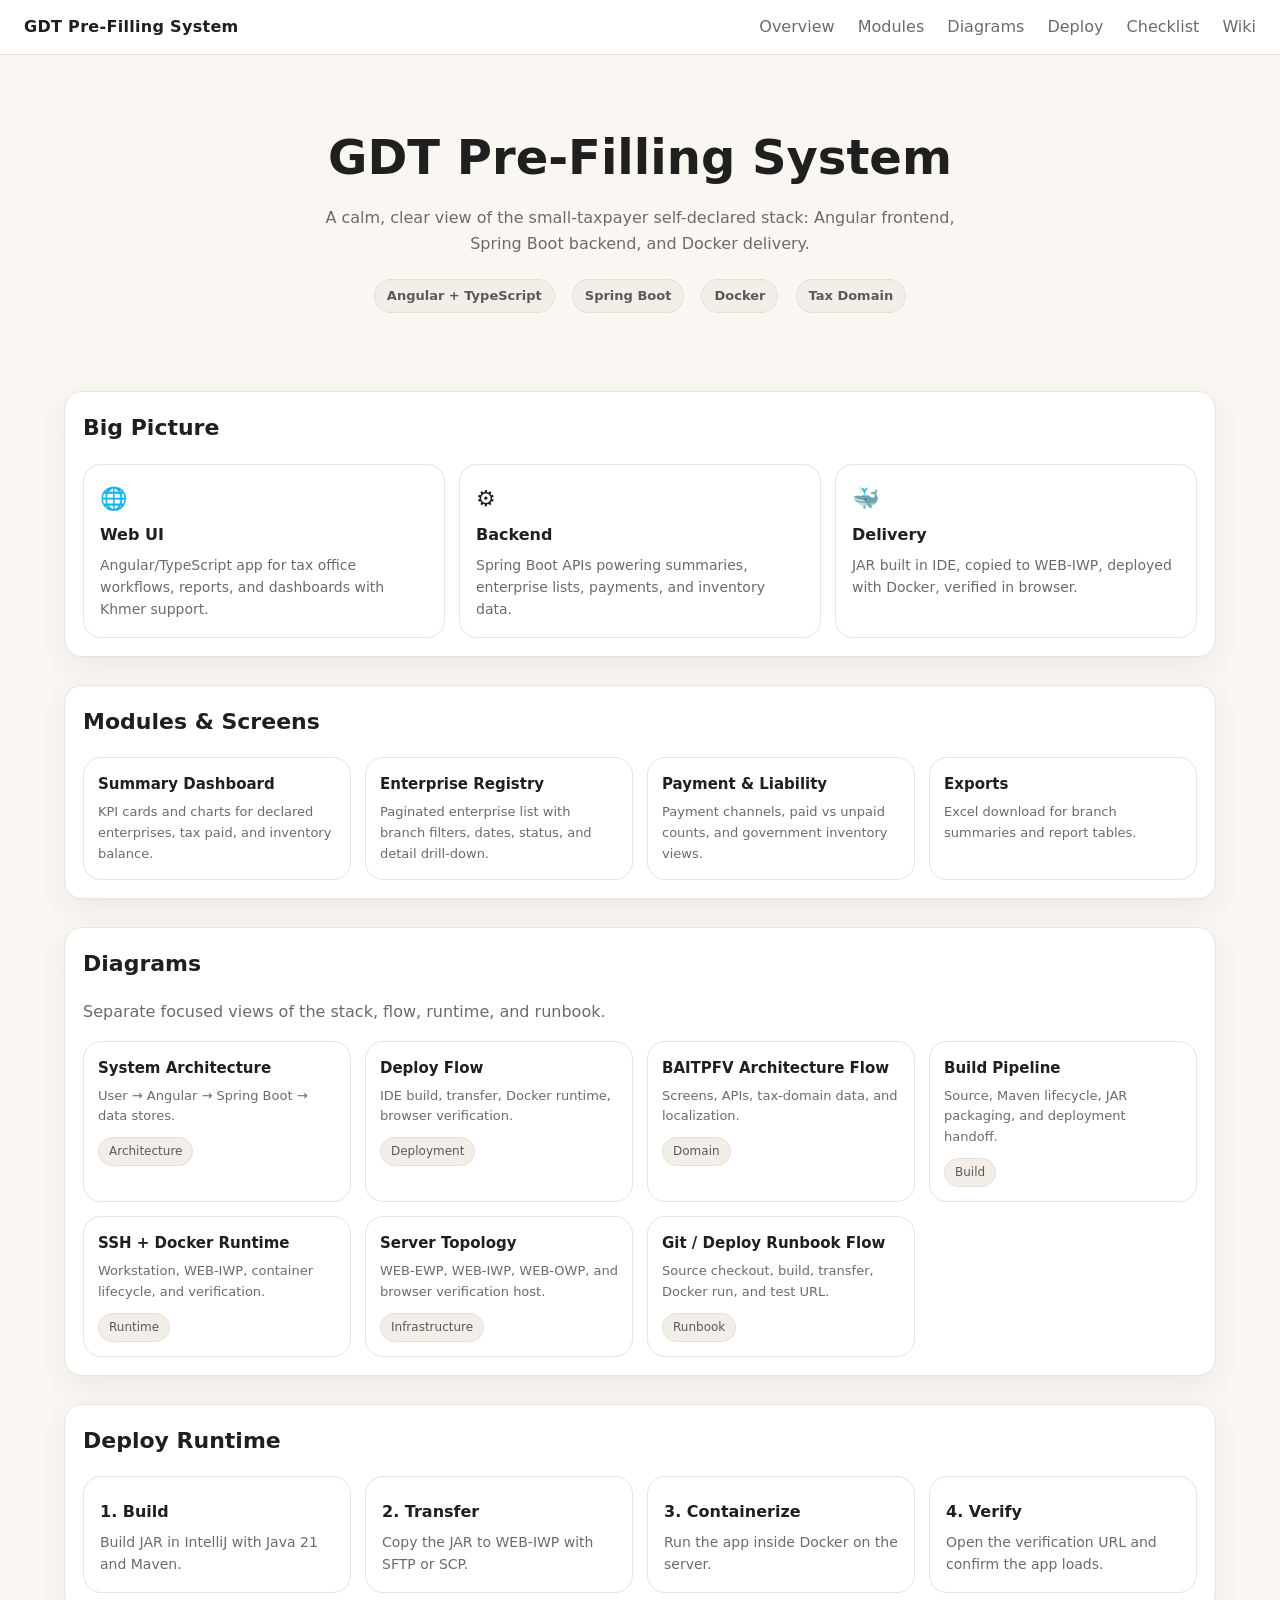
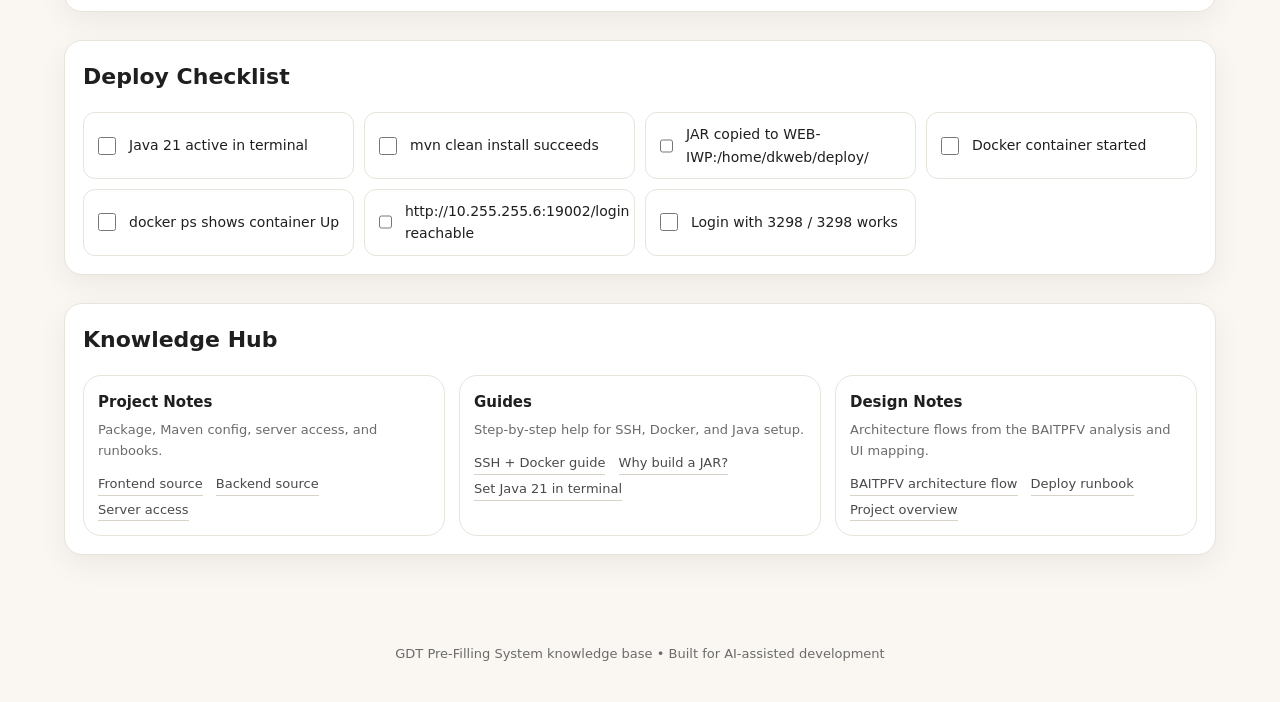
<file: index.html>
<!DOCTYPE html>
<html lang="en">
<head>
  <meta charset="UTF-8" />
  <meta name="viewport" content="width=device-width, initial-scale=1.0" />
  <title>GDT Pre-Filling System — Dashboard</title>
  <link rel="stylesheet" href="style-dashboard.css" />
</head>
<body>
  <nav class="topnav">
    <div class="brand">GDT Pre-Filling System</div>
    <div class="nav-links">
      <a href="#overview">Overview</a>
      <a href="#modules">Modules</a>
      <a href="#diagrams">Diagrams</a>
      <a href="#deploy">Deploy</a>
      <a href="#checklist">Checklist</a>
      <a href="#wiki">Wiki</a>
    </div>
  </nav>

  <header class="hero">
    <h1>GDT Pre-Filling System</h1>
    <p class="subtitle">A calm, clear view of the small-taxpayer self-declared stack: Angular frontend, Spring Boot backend, and Docker delivery.</p>
    <div class="badges">
      <span class="badge">Angular + TypeScript</span>
      <span class="badge">Spring Boot</span>
      <span class="badge">Docker</span>
      <span class="badge">Tax Domain</span>
    </div>
  </header>

  <main class="container">
    <section id="overview" class="section">
      <h2>Big Picture</h2>
      <div class="cards">
        <div class="card">
          <div class="icon">🌐</div>
          <h3>Web UI</h3>
          <p>Angular/TypeScript app for tax office workflows, reports, and dashboards with Khmer support.</p>
        </div>
        <div class="card">
          <div class="icon">⚙️</div>
          <h3>Backend</h3>
          <p>Spring Boot APIs powering summaries, enterprise lists, payments, and inventory data.</p>
        </div>
        <div class="card">
          <div class="icon">🐳</div>
          <h3>Delivery</h3>
          <p>JAR built in IDE, copied to WEB-IWP, deployed with Docker, verified in browser.</p>
        </div>
      </div>
    </section>

    <section id="modules" class="section">
      <h2>Modules &amp; Screens</h2>
      <div class="module-grid">
        <div class="module">
          <h3>Summary Dashboard</h3>
          <p>KPI cards and charts for declared enterprises, tax paid, and inventory balance.</p>
        </div>
        <div class="module">
          <h3>Enterprise Registry</h3>
          <p>Paginated enterprise list with branch filters, dates, status, and detail drill-down.</p>
        </div>
        <div class="module">
          <h3>Payment &amp; Liability</h3>
          <p>Payment channels, paid vs unpaid counts, and government inventory views.</p>
        </div>
        <div class="module">
          <h3>Exports</h3>
          <p>Excel download for branch summaries and report tables.</p>
        </div>
      </div>
    </section>

    <section id="diagrams" class="section">
      <h2>Diagrams</h2>
      <p style="color:#6b6b6b;margin-top:0;">Separate focused views of the stack, flow, runtime, and runbook.</p>
      <div class="diagram-grid">
        <a class="diagram-card" href="diagrams/system-architecture.html">
          <h3>System Architecture</h3>
          <p>User → Angular → Spring Boot → data stores.</p>
          <span class="tag">Architecture</span>
        </a>
        <a class="diagram-card" href="diagrams/deploy-flow.html">
          <h3>Deploy Flow</h3>
          <p>IDE build, transfer, Docker runtime, browser verification.</p>
          <span class="tag">Deployment</span>
        </a>
        <a class="diagram-card" href="diagrams/ba-itpfv-architecture-flow.html">
          <h3>BAITPFV Architecture Flow</h3>
          <p>Screens, APIs, tax-domain data, and localization.</p>
          <span class="tag">Domain</span>
        </a>
        <a class="diagram-card" href="diagrams/build-pipeline.html">
          <h3>Build Pipeline</h3>
          <p>Source, Maven lifecycle, JAR packaging, and deployment handoff.</p>
          <span class="tag">Build</span>
        </a>
        <a class="diagram-card" href="diagrams/ssh-docker-runtime.html">
          <h3>SSH + Docker Runtime</h3>
          <p>Workstation, WEB-IWP, container lifecycle, and verification.</p>
          <span class="tag">Runtime</span>
        </a>
        <a class="diagram-card" href="diagrams/server-topology.html">
          <h3>Server Topology</h3>
          <p>WEB-EWP, WEB-IWP, WEB-OWP, and browser verification host.</p>
          <span class="tag">Infrastructure</span>
        </a>
        <a class="diagram-card" href="diagrams/git-deploy-runbook-flow.html">
          <h3>Git / Deploy Runbook Flow</h3>
          <p>Source checkout, build, transfer, Docker run, and test URL.</p>
          <span class="tag">Runbook</span>
        </a>
      </div>
    </section>

    <section id="deploy" class="section">
      <h2>Deploy Runtime</h2>
      <div class="cards">
        <div class="card">
          <h3>1. Build</h3>
          <p>Build JAR in IntelliJ with Java 21 and Maven.</p>
        </div>
        <div class="card">
          <h3>2. Transfer</h3>
          <p>Copy the JAR to WEB-IWP with SFTP or SCP.</p>
        </div>
        <div class="card">
          <h3>3. Containerize</h3>
          <p>Run the app inside Docker on the server.</p>
        </div>
        <div class="card">
          <h3>4. Verify</h3>
          <p>Open the verification URL and confirm the app loads.</p>
        </div>
      </div>
    </section>

    <section id="checklist" class="section">
      <h2>Deploy Checklist</h2>
      <div class="checklist">
        <label class="check-item"><input type="checkbox" /> Java 21 active in terminal</label>
        <label class="check-item"><input type="checkbox" /> mvn clean install succeeds</label>
        <label class="check-item"><input type="checkbox" /> JAR copied to WEB-IWP:/home/dkweb/deploy/</label>
        <label class="check-item"><input type="checkbox" /> Docker container started</label>
        <label class="check-item"><input type="checkbox" /> docker ps shows container Up</label>
        <label class="check-item"><input type="checkbox" /> http://10.255.255.6:19002/login reachable</label>
        <label class="check-item"><input type="checkbox" /> Login with 3298 / 3298 works</label>
      </div>
    </section>

    <section id="wiki" class="section">
      <h2>Knowledge Hub</h2>
      <div class="wiki-grid">
        <div class="wiki-card">
          <h3>Project Notes</h3>
          <p>Package, Maven config, server access, and runbooks.</p>
          <a class="link" href="../10-sources/gdt-prefilling-frontend-package.json.md">Frontend source</a>
          <a class="link" href="../10-sources/gdt-prefilling-backend-pom.xml.md">Backend source</a>
          <a class="link" href="../10-sources/web-ui-dev-server-access.md">Server access</a>
        </div>
        <div class="wiki-card">
          <h3>Guides</h3>
          <p>Step-by-step help for SSH, Docker, and Java setup.</p>
          <a class="link" href="../20-notes/ssh-and-docker-for-web-iwp.md">SSH + Docker guide</a>
          <a class="link" href="../20-notes/why-build-jar.md">Why build a JAR?</a>
          <a class="link" href="../20-notes/set-java-21-in-terminal.md">Set Java 21 in terminal</a>
        </div>
        <div class="wiki-card">
          <h3>Design Notes</h3>
          <p>Architecture flows from the BAITPFV analysis and UI mapping.</p>
          <a class="link" href="../20-notes/ba-itpfv-architecture-flow.md">BAITPFV architecture flow</a>
          <a class="link" href="../40-projects/webui-dev-deploy-runbook.md">Deploy runbook</a>
          <a class="link" href="../40-projects/gdt-prefilling-system.md">Project overview</a>
        </div>
      </div>
    </section>
  </main>

  <footer class="footer">
    <p>GDT Pre-Filling System knowledge base • Built for AI-assisted development</p>
  </footer>
</body>
</html>
</file>
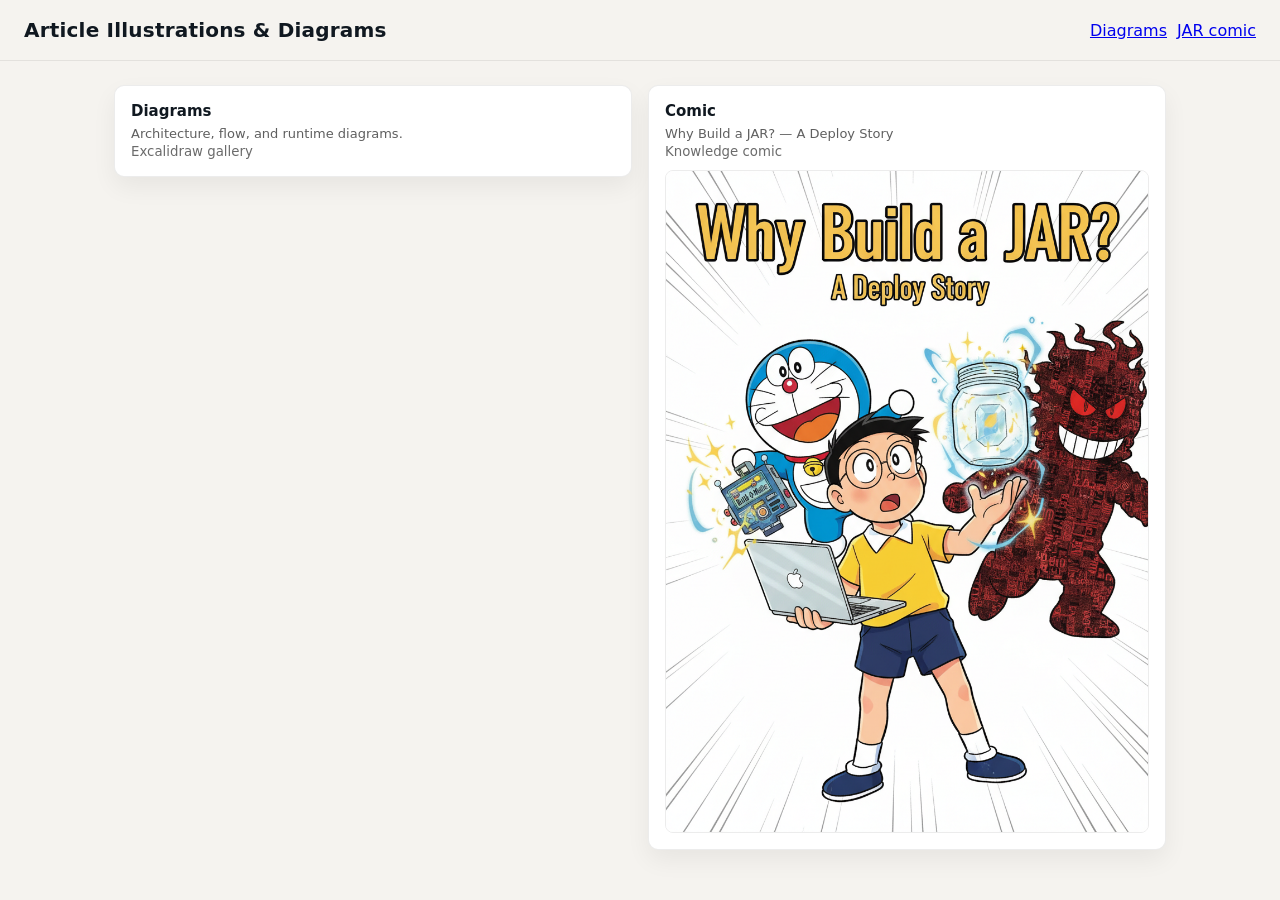
<file: article-illustrations/index.html>
<!DOCTYPE html>
<html lang="en">
<head>
  <meta charset="utf-8" />
  <meta name="viewport" content="width=device-width, initial-scale=1" />
  <title>Article Illustrations</title>
  <style>
    :root {
      --ink: #101820;
      --paper: #f5f3ef;
      --rule: rgba(15,15,15,0.08);
    }
    * { box-sizing: border-box; }
    html, body {
      margin: 0;
      padding: 0;
      background: var(--paper);
      color: var(--ink);
      font-family: ui-sans-serif, system-ui, -apple-system, "Segoe UI", Roboto, "Helvetica Neue", Arial, sans-serif;
    }
    header {
      display: flex;
      align-items: center;
      justify-content: space-between;
      gap: 16px;
      padding: 18px 24px;
      border-bottom: 1px solid var(--rule);
    }
    h1 {
      margin: 0;
      font-size: 20px;
      font-weight: 700;
      letter-spacing: 0.2px;
    }
    nav {
      display: flex;
      gap: 10px;
    }
    main {
      padding: 24px;
      display: grid;
      grid-template-columns: repeat(auto-fit, minmax(240px, 1fr));
      gap: 16px;
      max-width: 1100px;
      margin: 0 auto;
      align-items: start;
    }
    a.card {
      background: #fff;
      border: 1px solid var(--rule);
      border-radius: 10px;
      padding: 16px;
      text-decoration: none;
      color: inherit;
      box-shadow: 0 10px 24px rgba(10,10,10,0.06);
    }
    .card h2 {
      margin: 0 0 6px;
      font-size: 15px;
    }
    .card p {
      margin: 0;
      color: #5f5f5f;
      font-size: 13px;
    }
    img.preview {
      display: block;
      margin-top: 10px;
      width: 100%;
      border-radius: 8px;
      border: 1px solid var(--rule);
    }
    small.meta {
      color: #6b6b6b;
    }
  </style>
</head>
<body>
  <header>
    <h1>Article Illustrations & Diagrams</h1>
    <nav>
      <a href="diagrams.html">Diagrams</a>
      <a href="comic.html">JAR comic</a>
    </nav>
  </header>
  <main>
    <a class="card" href="diagrams.html">
      <h2>Diagrams</h2>
      <p>Architecture, flow, and runtime diagrams.</p>
      <small class="meta">Excalidraw gallery</small>
    </a>
    <a class="card" href="comic.html">
      <h2>Comic</h2>
      <p>Why Build a JAR? — A Deploy Story</p>
      <small class="meta">Knowledge comic</small>
      <img class="preview" src="comic/baitpfv-jar-story/00-cover-baitpfv-jar-story.png" alt="Cover" />
    </a>
  </main>
</body>
</html>
</file>
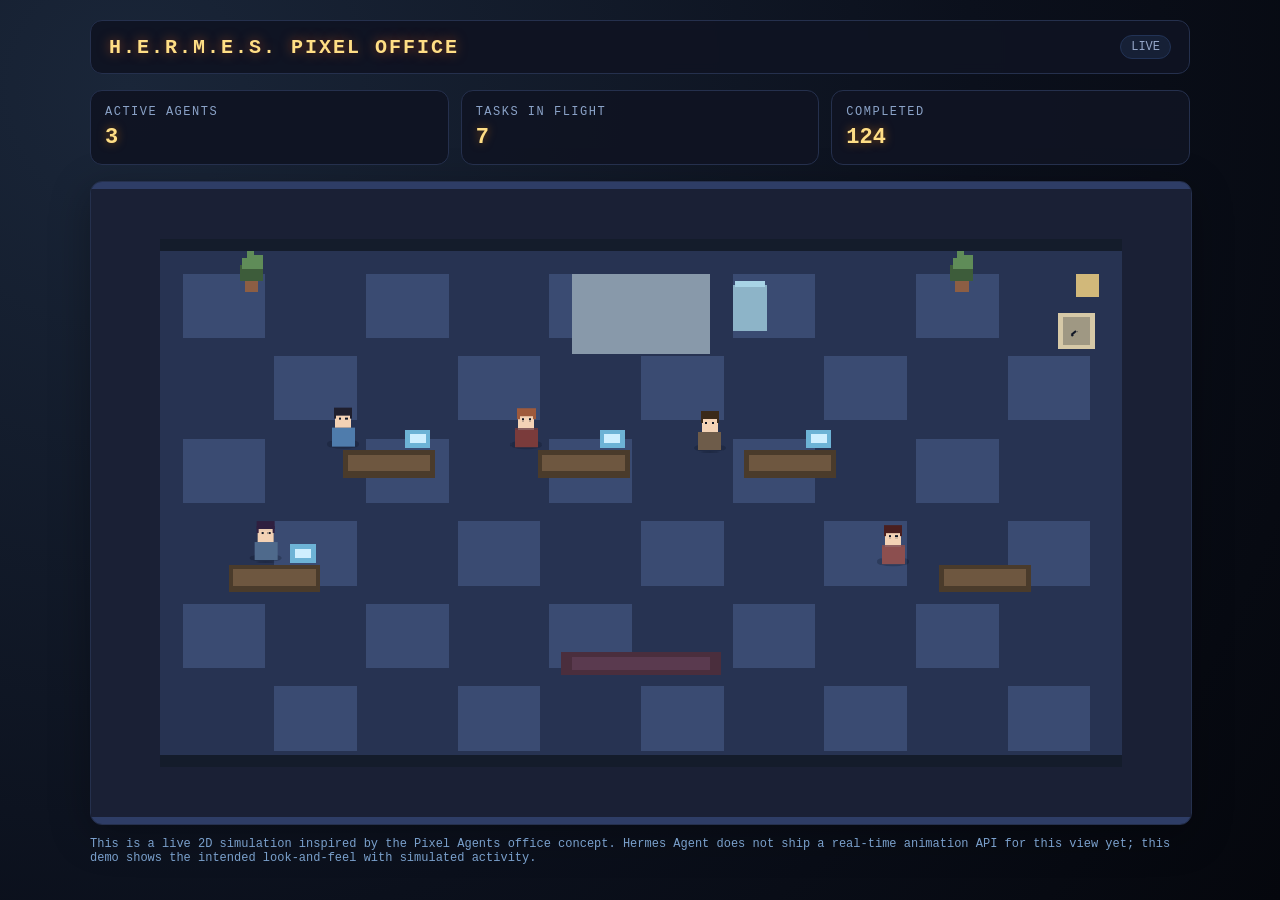
<file: pixel-agents-office.html>
<!DOCTYPE html>
<html lang="en">
<head>
<meta charset="UTF-8" />
<meta name="viewport" content="width=device-width, initial-scale=1.0" />
<title>Hermes Pixel Office</title>
<style>
  html, body {
    margin: 0;
    background:
      radial-gradient(circle at 10% 10%, #1a2639 0%, #0b101c 60%, #05070d 100%);
    color: #e7e9ee;
    font-family: "Courier New", monospace;
    min-height: 100vh;
  }
  .wrap {
    max-width: 1100px;
    margin: 0 auto;
    padding: 20px;
  }
  .header {
    display: flex;
    align-items: center;
    justify-content: space-between;
    gap: 16px;
    padding: 14px 18px;
    background: #0f1422f0;
    border: 1px solid #25304d;
    border-radius: 12px;
    backdrop-filter: blur(6px);
  }
  .header .title {
    font-size: 20px;
    font-weight: bold;
    letter-spacing: 2px;
    color: #ffde85;
    text-shadow: 0 0 12px #ff6b1a80;
  }
  .header .badge {
    padding: 4px 10px;
    border-radius: 999px;
    font-size: 12px;
    background: #162036;
    color: #95a6c8;
    border: 1px solid #223356;
  }
  .grid-status {
    display: grid;
    grid-template-columns: repeat(3, minmax(0, 1fr));
    gap: 12px;
    margin: 16px 0;
  }
  .card {
    background: #0f1422f0;
    border: 1px solid #25304d;
    border-radius: 12px;
    padding: 14px;
  }
  .label {
    color: #8ba3c8;
    font-size: 12px;
    letter-spacing: 1.5px;
  }
  .value {
    color: #ffde85;
    font-size: 22px;
    font-weight: bold;
    margin-top: 6px;
    text-shadow: 0 0 10px #ff8a0080;
  }
  canvas {
    display: block;
    border-radius: 12px;
    border: 1px solid #25304d;
    background:
      linear-gradient(#18233a, #0e1424);
    box-shadow: inset 0 0 35px #00000060, 0 10px 40px #00000050;
    image-rendering: pixelated;
    width: 100%;
    height: auto;
  }
  .tip {
    margin-top: 12px;
    color: #7aa0cc;
    font-size: 12px;
  }
</style>
</head>
<body>
  <div class="wrap">
    <div class="header">
      <div class="title">H.E.R.M.E.S. PIXEL OFFICE</div>
      <div class="badge" id="uptimeBadge">LIVE</div>
    </div>

    <div class="grid-status">
      <div class="card">
        <div class="label">ACTIVE AGENTS</div>
        <div class="value" id="activeAgents">3</div>
      </div>
      <div class="card">
        <div class="label">TASKS IN FLIGHT</div>
        <div class="value" id="tasksInFlight">7</div>
      </div>
      <div class="card">
        <div class="label">COMPLETED</div>
        <div class="value" id="completedCount">124</div>
      </div>
    </div>

    <canvas id="office" width="960" height="560" aria-label="Pixel office simulation showing 3 real-time agents"></canvas>
    <div class="tip">This is a live 2D simulation inspired by the Pixel Agents office concept. Hermes Agent does not ship a real-time animation API for this view yet; this demo shows the intended look-and-feel with simulated activity.</div>
  </div>

<script>
(() => {
  const canvas = document.getElementById('office');
  const ctx = canvas.getContext('2d');
  const text = ctx.getContextAttributes ? null : null;

  // Disable smoothing for crisp pixels
  ctx.imageSmoothingEnabled = false;

  // Palette: retro office fantasy
  const P = {
    bg: '#141c2b',
    floor: '#273352',
    floorLight: '#3a4b72',
    wall: '#1a2035',
    wallTrim: '#2e3d66',
    desk: '#4a3b2b',
    deskHighlight: '#6e5740',
    plant: '#3d5c3a',
    leaf: '#5f8c58',
    pot: '#8c5e44',
    fridge: '#8899aa',
    water: '#8db4c8',
    waterSurface: '#a8d4e6',
    clock: '#d6c9a7',
    clockHand: '#111827',
    rug: '#4a2e3d',
    highlight: '#ffc963',
    agentHair1: '#1f1f2e',
    agentHair2: '#9e5a3c',
    agentShirt1: '#4f7cac',
    agentShirt2: '#7a3b3b',
    agentSkin: '#f3d2b5',
    agentShadow: '#0b122044',
    lamp: '#ffe1a6',
    screen: '#6db3d6',
    screenText: '#cfefff',
  };

  function rect(x, y, w, h, color) {
    ctx.fillStyle = color;
    ctx.fillRect(x, y, w, h);
  }

  function drawRoundedRect(x, y, w, h, r, color) {
    ctx.fillStyle = color;
    ctx.beginPath();
    ctx.moveTo(x + r, y);
    ctx.lineTo(x + w - r, y);
    ctx.quadraticCurveTo(x + w, y, x + w, y + r);
    ctx.lineTo(x + w, y + h - r);
    ctx.quadraticCurveTo(x + w, y + h, x + w - r, y + h);
    ctx.lineTo(x + r, y + h);
    ctx.quadraticCurveTo(x, y + h, x, y + h - r);
    ctx.lineTo(x, y + r);
    ctx.quadraticCurveTo(x, y, x + r, y);
    ctx.closePath();
    ctx.fill();
  }

  function drawCharacter(x, y, cfg) {
    const {hair, shirt, state, bob} = cfg;
    ctx.save();
    ctx.translate(x, y + bob);

    // Shadow
    ctx.fillStyle = P.agentShadow;
    ctx.beginPath();
    ctx.ellipse(0, 10, 14, 4, 0, 0, Math.PI * 2);
    ctx.fill();

    // Body
    ctx.fillStyle = shirt;
    ctx.fillRect(-10, -4, 20, 16);

    // Head
    ctx.fillStyle = P.agentSkin;
    ctx.fillRect(-7, -18, 14, 14);

    // Hair
    ctx.fillStyle = hair;
    ctx.fillRect(-8, -22, 16, 7);
    ctx.fillRect(-8, -18, 2, 6);
    ctx.fillRect(6, -18, 2, 6);

    // Eyes (pixel blink state)
    ctx.fillStyle = '#111827';
    ctx.fillRect(-4, -13, 2, 2);
    ctx.fillRect(2, -13, 2, 2);
    if (state === 'sleeping') {
      ctx.fillStyle = '#111827';
      ctx.fillRect(-4, -13, 2, 1);
      ctx.fillRect(2, -13, 2, 1);
    }

    // Activity indicator
    if (state === 'typing') {
      ctx.fillStyle = P.screenText;
      rect(-12, 4, 24, 2);
    } else if (state === 'reading') {
      ctx.fillStyle = '#ffe1a6';
      rect(8, -8, 6, 8);
    } else if (state === 'moving') {
      ctx.fillStyle = '#8fd6ff';
      rect(-14, -2, 4, 4);
      rect(10, -2, 4, 4);
    } else if (state === 'meeting') {
      ctx.fillStyle = '#ffd080';
      rect(-6, -26, 12, 2);
    } else if (state === 'idle') {
      ctx.fillStyle = '#ff7b7b';
      rect(-2, -26, 4, 2);
    }

    ctx.restore();
  }

  function drawPlant(x, y) {
    rect(x - 6, y - 6, 12, 12, P.pot);
    rect(x - 10, y - 18, 20, 14, P.plant);
    rect(x - 8, y - 24, 8, 10, P.leaf);
    rect(x, y - 26, 10, 12, P.leaf);
    rect(x - 4, y - 30, 6, 6, P.leaf);
  }

  function drawDesk(x, y, monitor = true) {
    rect(x - 40, y - 6, 80, 24, P.desk);
    rect(x - 36, y - 2, 72, 14, P.deskHighlight);

    if (monitor) {
      rect(x + 14, y - 24, 22, 16, P.screen);
      rect(x + 18, y - 20, 14, 8, P.screenText);
    }
  }

  function drawClock(x, y, time) {
    rect(x - 16, y - 16, 32, 32, P.clock);
    rect(x - 12, y - 12, 24, 24, '#0b122044');
    const hx = Math.cos(time * 0.02) * 6;
    const hy = Math.sin(time * 0.02) * 6;
    ctx.strokeStyle = P.clockHand;
    ctx.lineWidth = 2;
    ctx.beginPath();
    ctx.moveTo(x, y);
    ctx.lineTo(x + hx, y + hy);
    ctx.stroke();
  }

  function drawRug(x, y) {
    ctx.fillStyle = P.rug;
    ctx.fillRect(x - 70, y - 10, 140, 20);
    ctx.fillStyle = '#5a3a4f';
    ctx.fillRect(x - 60, y - 6, 120, 12);
  }

  const agents = [
    { x: 220, y: 220, hair: P.agentHair1, shirt: P.agentShirt1, state: 'typing', phase: 0 },
    { x: 380, y: 220, hair: P.agentHair2, shirt: P.agentShirt2, state: 'reading', phase: 2 },
    { x: 540, y: 220, hair: '#3a2a1a', shirt: '#6e5c4a', state: 'meeting', phase: 4 },
    { x: 140, y: 320, hair: '#2f1f3f', shirt: '#4f6a8c', state: 'moving', phase: 1 },
    { x: 700, y: 320, hair: '#4a1f1f', shirt: '#8c4f4f', state: 'idle', phase: 3 },
  ];

  const t0 = Date.now();

  function draw(time) {
    const dt = time - t0;
    ctx.clearRect(0, 0, canvas.width, canvas.height);

    // Room background
    rect(0, 0, canvas.width, canvas.height, P.bg);
    rect(60, 60, canvas.width - 120, canvas.height - 120, P.floor);

    // Floor pattern
    for (let i = 0; i < 10; i++) {
      for (let j = 0; j < 6; j++) {
        if ((i + j) % 2 === 0) {
          rect(80 + i * 80, 80 + j * 72, 72, 56, P.floorLight);
        }
      }
    }

    // Walls
    rect(0, 0, 60, canvas.height, P.wall);
    rect(canvas.width - 60, 0, 60, canvas.height, P.wall);
    rect(0, 0, canvas.width, 50, P.wall);
    rect(0, canvas.height - 50, canvas.width, 50, P.wall);
    rect(0, 0, canvas.width, 6, P.wallTrim);
    rect(0, canvas.height - 6, canvas.width, 6, P.wallTrim);

    // Desks
    drawDesk(260, 240);
    drawDesk(430, 240);
    drawDesk(610, 240);
    drawDesk(160, 340);
    drawDesk(780, 340, false);

    // Furniture
    drawPlant(760, 90);
    drawPlant(140, 90);
    rect(420, 80, 120, 70, P.fridge);
    rect(560, 90, 30, 40, P.water);
    rect(562, 86, 26, 6, P.waterSurface);
    rect(860, 80, 20, 20, '#d1b87a');
    drawClock(860, 130, time);

    // Rug in meeting area
    drawRug(480, 420);

    // Agents with simulated activity
    agents.forEach((a, idx) => {
      const bob = Math.sin(dt * 0.004 + a.phase) * 2;
      const offsetX = a.state === 'moving' ? Math.sin(dt * 0.003 + a.phase) * 18 : 0;
      const stateCycle = Math.floor((dt / 4000 + idx) % 5);
      const states = ['typing', 'reading', 'meeting', 'moving', 'idle'];
      const state = states[stateCycle];
      drawCharacter(a.x + offsetX, a.y, {
        hair: a.hair,
        shirt: a.shirt,
        state,
        bob,
      });
    });

    requestAnimationFrame(draw);
  }

  requestAnimationFrame(draw);
})();
</script>
</body>
</html>
</file>
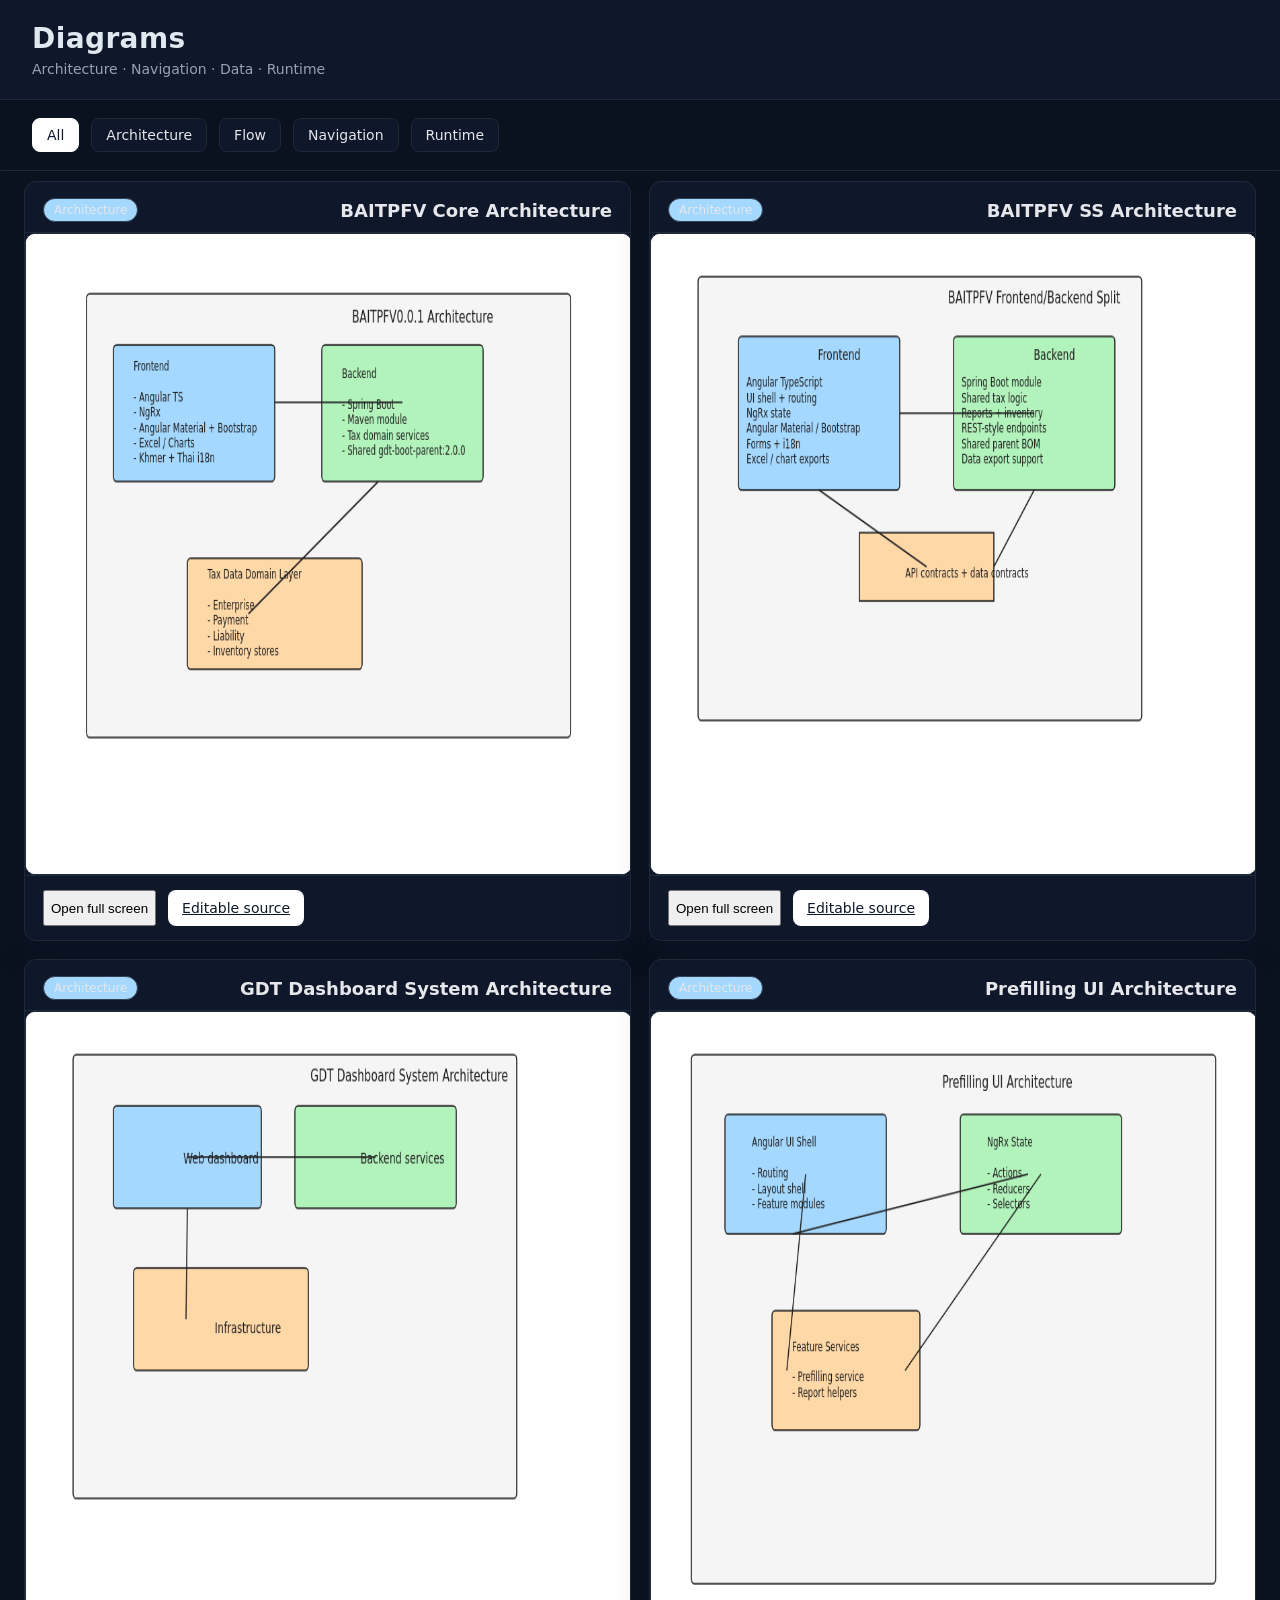
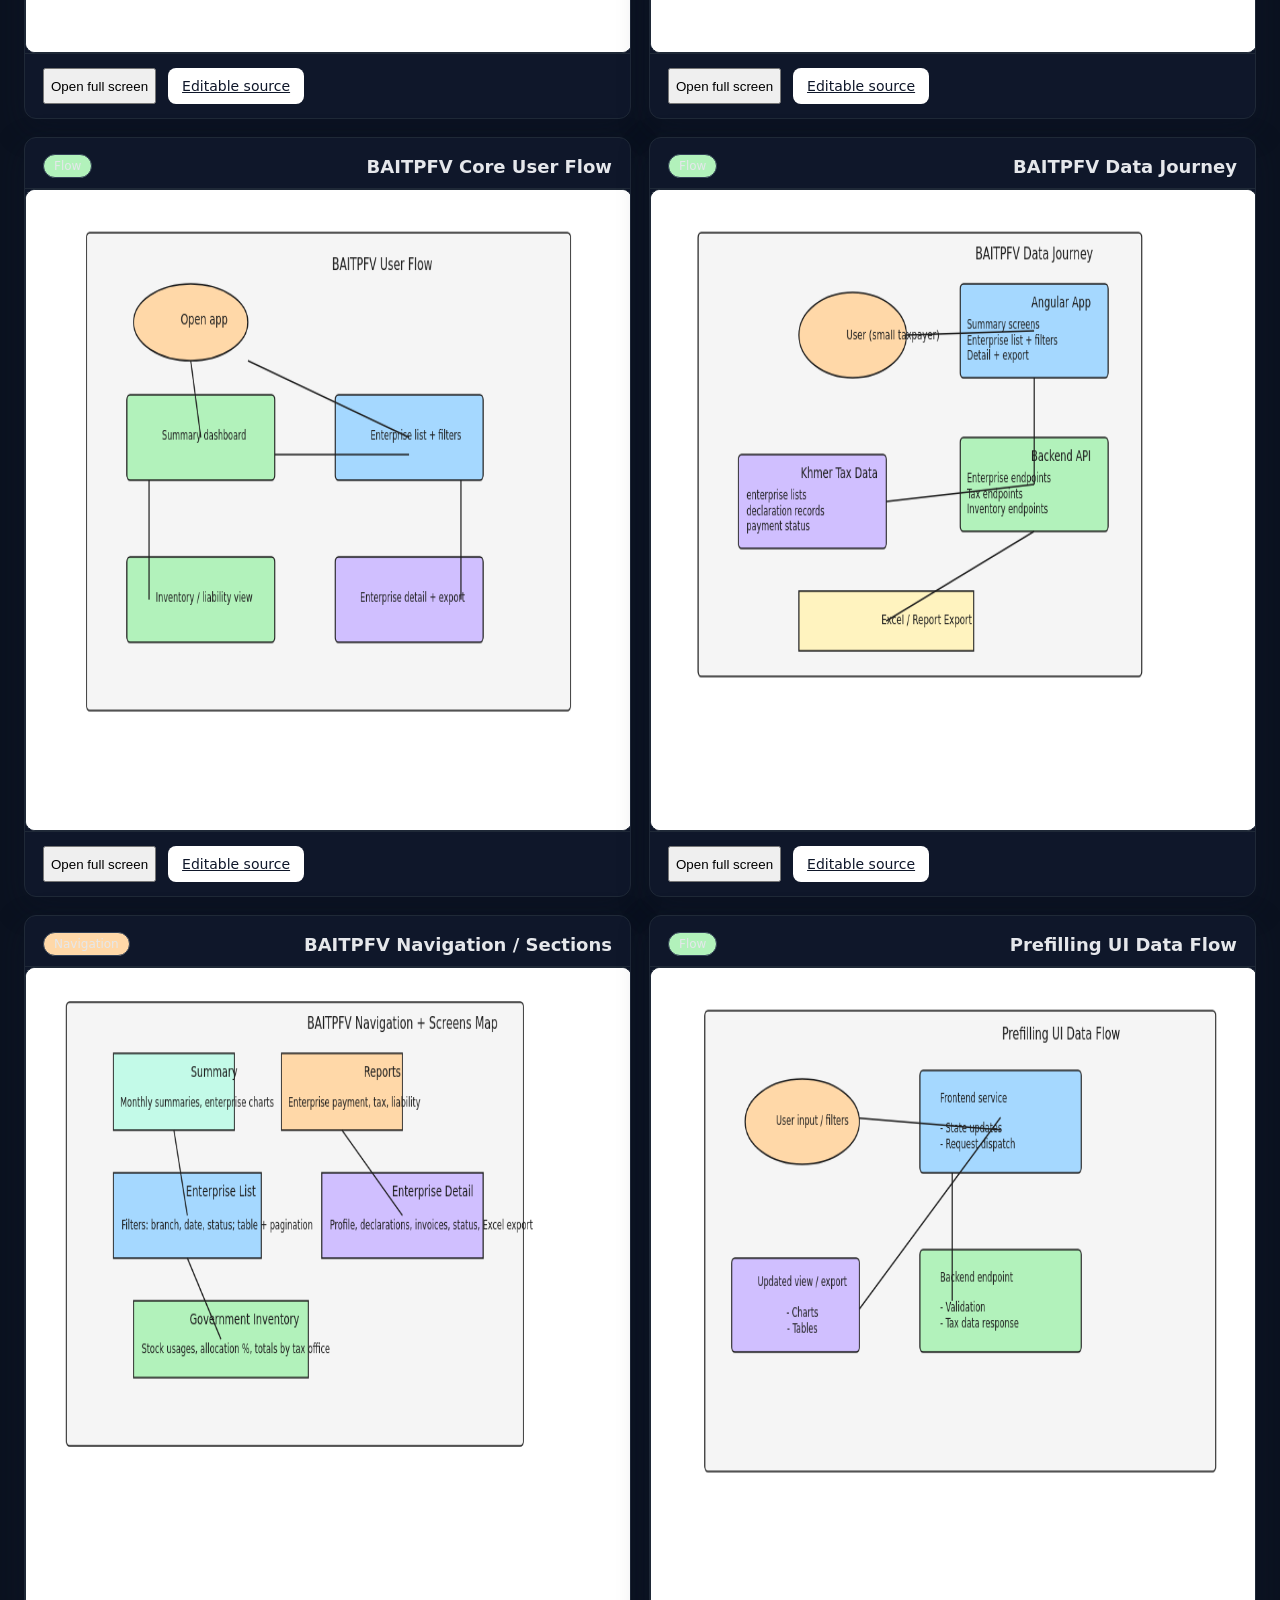
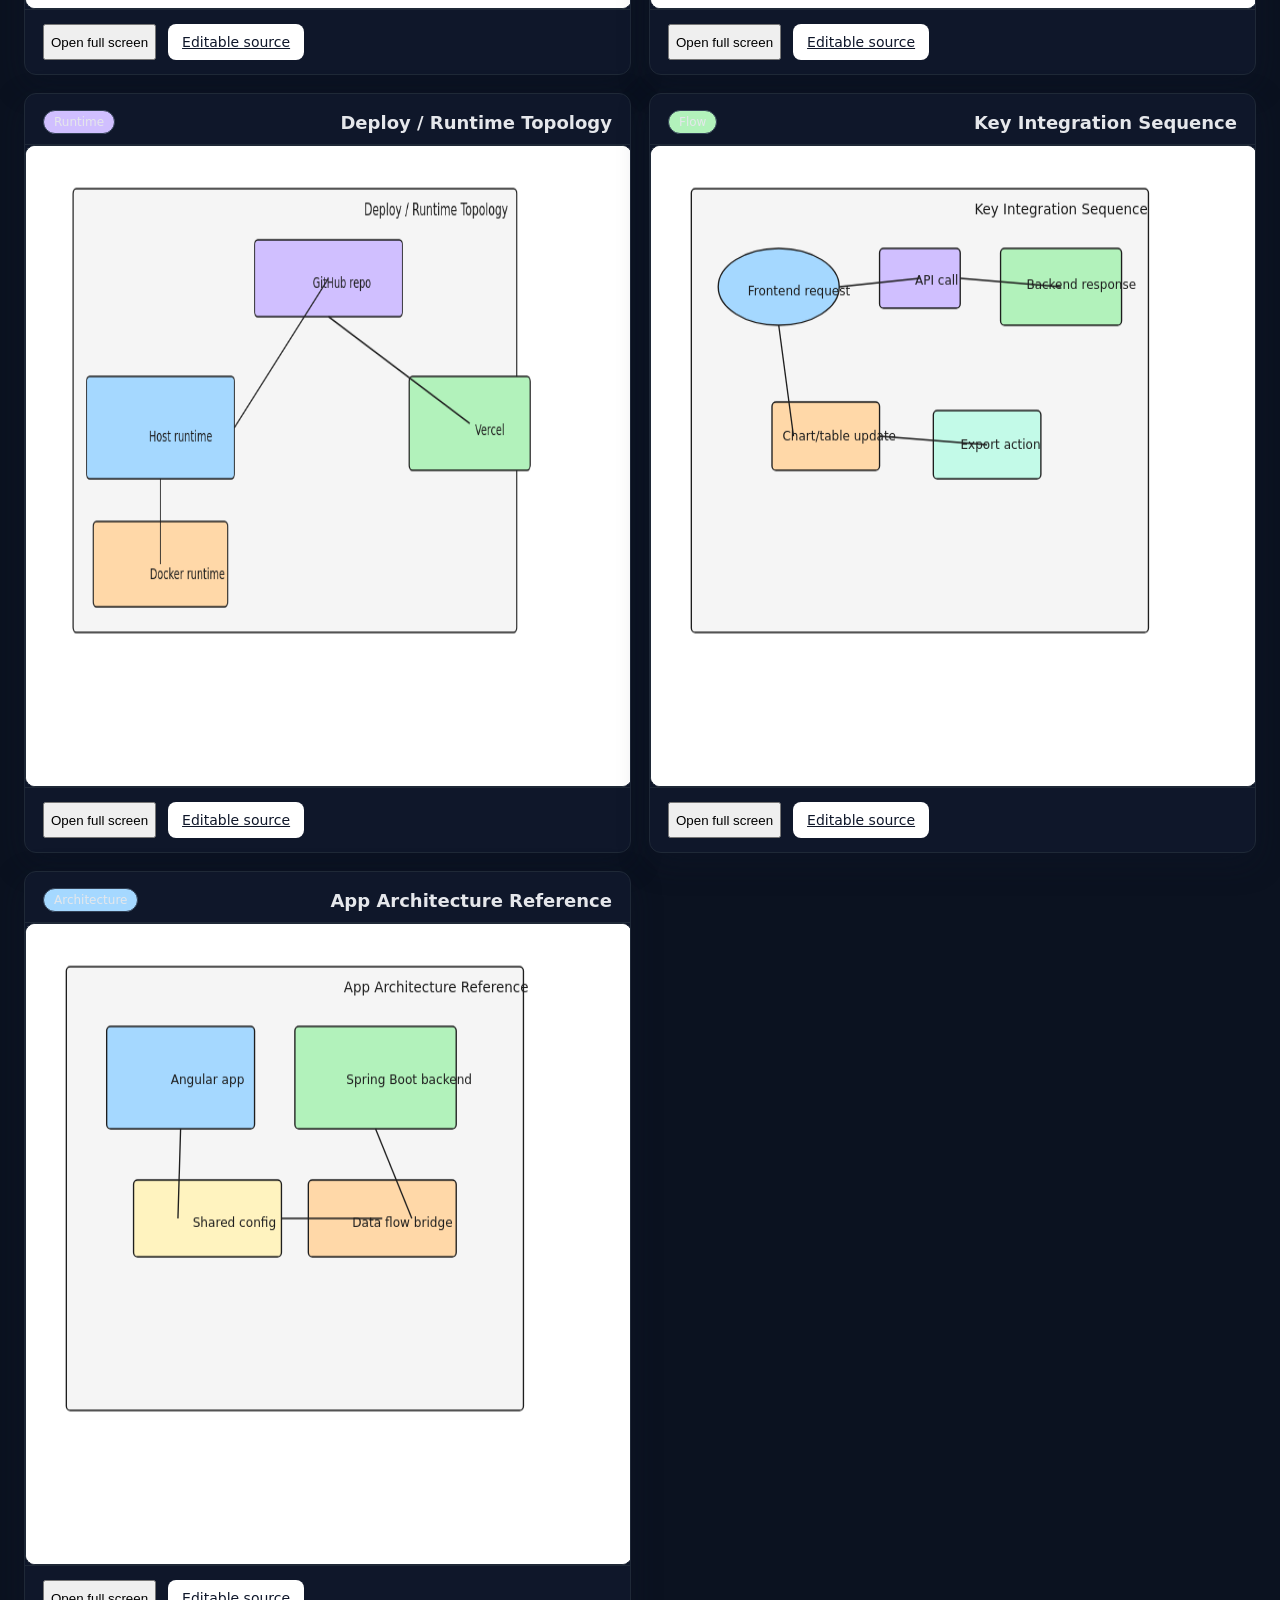
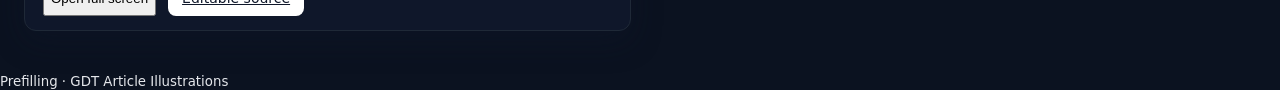
<file: article-illustrations/diagrams.html>
<!doctype html>
<html lang="km">
<head>
  <meta charset="utf-8" />
  <meta name="viewport" content="width=device-width, initial-scale=1" />
  <title>GDT / BAITPFV — Diagrams</title>
  <link rel="stylesheet" href="diagrams.css" />
</head>
<body>
  <header class="app-header">
    <div class="wrap">
      <h1>Diagrams</h1>
      <p class="sub">Architecture · Navigation · Data · Runtime</p>
    </div>
  </header>

  <nav class="filter-bar">
    <a class="btn active" data-filter="all">All</a>
    <a class="btn" data-filter="architecture">Architecture</a>
    <a class="btn" data-filter="flow">Flow</a>
    <a class="btn" data-filter="navigation">Navigation</a>
    <a class="btn" data-filter="runtime">Runtime</a>
  </nav>

  <main class="wrap">
    <div id="gallery" class="gallery"></div>
  </main>

  <div id="modal" class="modal" hidden>
    <div class="modal-backdrop"></div>
    <div class="modal-dialog">
      <header class="modal-header">
        <h2 id="modal-title">Diagram</h2>
        <button id="modal-close" class="icon-btn" aria-label="Close">×</button>
      </header>
      <canvas id="modal-canvas" class="canvas"></canvas>
      <footer class="modal-footer">
        <a id="modal-source" class="btn-primary" href="#" target="_blank" rel="noopener">Open editable source</a>
      </footer>
    </div>
  </div>

  <footer class="site-footer">
    <div class="wrap">
      <small>Prefilling · GDT Article Illustrations</small>
    </div>
  </footer>

  <script>
    const DIAGRAMS = [
      { id: 'baitpfv-architecture', title: 'BAITPFV Core Architecture', category: 'architecture' },
      { id: 'baitpfv-ss-architecture', title: 'BAITPFV SS Architecture', category: 'architecture' },
      { id: 'gdt-dashboard-ss-architecture', title: 'GDT Dashboard System Architecture', category: 'architecture' },
      { id: 'prefilling-ui-architecture', title: 'Prefilling UI Architecture', category: 'architecture' },
      { id: 'baitpfv-user-flow', title: 'BAITPFV Core User Flow', category: 'flow' },
      { id: 'baitpfv-data-journey', title: 'BAITPFV Data Journey', category: 'flow' },
      { id: 'baitpfv-navigation-ss', title: 'BAITPFV Navigation / Sections', category: 'navigation' },
      { id: 'prefilling-ui-data-flow', title: 'Prefilling UI Data Flow', category: 'flow' },
      { id: 'deploy-runtime', title: 'Deploy / Runtime Topology', category: 'runtime' },
      { id: 'integration-sequence', title: 'Key Integration Sequence', category: 'flow' },
      { id: 'app-architecture-reference', title: 'App Architecture Reference', category: 'architecture' }
    ];

    const CATEGORY_COLORS = {
      architecture: '#a5d8ff',
      flow: '#b2f2bb',
      navigation: '#ffd8a8',
      runtime: '#d0bfff'
    };

    const gallery = document.getElementById('gallery');
    const modal = document.getElementById('modal');
    const modalTitle = document.getElementById('modal-title');
    const modalCanvas = document.getElementById('modal-canvas');
    const modalSource = document.getElementById('modal-source');
    const modalClose = document.getElementById('modal-close');
    const filterButtons = document.querySelectorAll('.filter-bar .btn');

    function setFilter(filter) {
      filterButtons.forEach((btn) => {
        const selected = btn.dataset.filter === filter;
        btn.classList.toggle('active', selected);
      });
      document.querySelectorAll('.card').forEach((card) => {
        const category = card.dataset.category || 'all';
        const visible = filter === 'all' || category === filter;
        card.hidden = !visible;
      });
    }

    filterButtons.forEach((btn) => {
      btn.addEventListener('click', () => setFilter(btn.dataset.filter));
    });

    function renderDiagramToCanvas(data, canvas) {
      const ctx = canvas.getContext('2d');
      const dpr = window.devicePixelRatio || 1;
      const W = canvas.clientWidth || 900;
      const H = 600;
      canvas.width = W * dpr;
      canvas.height = H * dpr;
      ctx.scale(dpr, dpr);

      const scaleX = W / 900;
      const scaleY = H / 750;

      ctx.fillStyle = '#ffffff';
      ctx.fillRect(0, 0, W, H);

      const elements = Array.isArray(data?.elements) ? data.elements : [];
      elements.forEach((el) => {
        ctx.save();
        const x = (el.x || 0) * scaleX;
        const y = (el.y || 0) * scaleY;
        const w = (el.width || 0) * scaleX;
        const h = (el.height || 0) * scaleY;

        if (el.type === 'rectangle') {
          ctx.fillStyle = el.backgroundColor || 'transparent';
          ctx.strokeStyle = el.strokeColor || '#1e1e1e';
          ctx.lineWidth = (el.strokeWidth || 2) * Math.min(scaleX, scaleY);
          const r = el.roundness?.type === 3 ? 6 * Math.min(scaleX, scaleY) : 0;
          ctx.beginPath();
          ctx.roundRect(x, y, w, h, r);
          ctx.fill();
          if (el.strokeWidth > 0) ctx.stroke();
        } else if (el.type === 'ellipse') {
          ctx.fillStyle = el.backgroundColor || 'transparent';
          ctx.strokeStyle = el.strokeColor || '#1e1e1e';
          ctx.lineWidth = (el.strokeWidth || 2) * Math.min(scaleX, scaleY);
          ctx.beginPath();
          ctx.ellipse(x + w / 2, y + h / 2, Math.max(w / 2, 0), Math.max(h / 2, 0), 0, 0, Math.PI * 2);
          ctx.fill();
          if (el.strokeWidth > 0) ctx.stroke();
        } else if (el.type === 'text') {
          const fontSize = Math.max((el.fontSize || 16) * Math.min(scaleX, scaleY), 12);
          ctx.font = `${fontSize}px system-ui, sans-serif`;
          ctx.fillStyle = el.strokeColor || '#1e1e1e';
          ctx.textAlign = el.textAlign === 'center' ? 'center' : el.textAlign === 'right' ? 'right' : 'left';
          ctx.textBaseline = 'middle';
          const text = el.originalText || el.text || '';
          const lines = String(text).split('\n');
          const lineHeight = fontSize * 1.2;
          const textWidth = ctx.measureText(lines[0] || ' ').width || w;
          const tx = el.textAlign === 'center' ? x + w / 2 : el.textAlign === 'right' ? x + w : x;
          const ty = y + h / 2 - Math.max((lines.length - 1) * lineHeight, 0) / 2;
          let currentY = ty;
          lines.forEach((line) => {
            ctx.fillText(line, tx, currentY);
            currentY += lineHeight;
          });
        } else if (el.type === 'arrow') {
          ctx.strokeStyle = el.strokeColor || '#1e1e1e';
          ctx.lineWidth = (el.strokeWidth || 2) * Math.min(scaleX, scaleY);
          ctx.beginPath();

          const elemMap = new Map(
            (Array.isArray(data?.elements) ? data.elements : []).map((e) => [e.id, e])
          );

          const attachment = (binding) => {
            if (!binding || !elemMap.has(binding.elementId)) return null;
            const shape = elemMap.get(binding.elementId);
            const fp = binding.fixedPoint || [0.5, 0.5];
            return {
              x: (shape.x || 0) + (fp[0] || 0.5) * (shape.width || 0),
              y: (shape.y || 0) + (fp[1] || 0.5) * (shape.height || 0)
            };
          };

          const start = attachment(el.startBinding);
          const end = attachment(el.endBinding);

          if (start && end) {
            ctx.moveTo(start.x * scaleX, start.y * scaleY);
            ctx.lineTo(end.x * scaleX, end.y * scaleY);
          } else {
            const pts = el.points || [];
            let started = false;
            for (const p of pts) {
              const px = (el.x + p[0]) * scaleX;
              const py = (el.y + p[1]) * scaleY;
              if (!started) { ctx.moveTo(px, py); started = true; } else ctx.lineTo(px, py);
            }
            if (!started) {
              ctx.moveTo((el.x || 0) * scaleX, (el.y || 0) * scaleY);
            }
          }
          ctx.stroke();
        }
        ctx.restore();
      });
    }

    async function loadDiagram(id) {
      const res = await fetch(`diagrams/${id}.excalidraw`, { cache: 'no-store' });
      if (!res.ok) throw new Error(`Failed ${res.status}`);
      return res.json();
    }

    async function buildGallery() {
      const cards = await Promise.all(
        DIAGRAMS.map(async (item) => {
          const article = document.createElement('article');
          article.className = 'card';
          article.dataset.category = item.category;
          article.innerHTML = `
            <div class="card-head">
              <span class="badge" style="background:${CATEGORY_COLORS[item.category] || '#e2e8f0'}">${item.category}</span>
              <h2>${item.title}</h2>
            </div>
            <canvas id="canvas-${item.id}" class="canvas"></canvas>
            <div class="card-actions">
              <button class="btn-primary" data-open="${item.id}">Open full screen</button>
              <a class="btn-primary" href="diagrams/${item.id}.excalidraw" target="_blank" rel="noopener">Editable source</a>
            </div>
          `;
          try {
            const data = await loadDiagram(item.id);
            requestAnimationFrame(() => renderDiagramToCanvas(data, article.querySelector(`#canvas-${item.id}`)));
          } catch (error) {
            const errorEl = document.createElement('p');
            errorEl.className = 'err';
            errorEl.textContent = error.message;
            article.querySelector('.card-head').appendChild(errorEl);
          }
          return article;
        })
      );
      cards.forEach((card) => gallery.appendChild(card));
    }

    function openModal(item) {
      modalTitle.textContent = item.title;
      modalSource.href = `diagrams/${item.id}.excalidraw`;
      modal.hidden = false;
      loadDiagram(item.id).then((data) => renderDiagramToCanvas(data, modalCanvas)).catch((err) => {
        modalTitle.textContent = `${item.title} — ${err.message}`;
      });
    }

    function closeModal() {
      modal.hidden = true;
    }

    modalClose.addEventListener('click', closeModal);
    modal.querySelector('.modal-backdrop').addEventListener('click', closeModal);
    document.addEventListener('keydown', (event) => {
      if (event.key === 'Escape' && !modal.hidden) closeModal();
    });
    gallery.addEventListener('click', (event) => {
      const button = event.target.closest('[data-open]');
      if (!button) return;
      const id = button.dataset.open;
      const item = DIAGRAMS.find((entry) => entry.id === id);
      if (item) openModal(item);
    });

    buildGallery().catch((error) => {
      const errorEl = document.createElement('p');
      errorEl.className = 'err';
      errorEl.textContent = `Gallery failed: ${error.message}`;
      gallery.appendChild(errorEl);
    });
  </script>
</body>
</html>
</file>
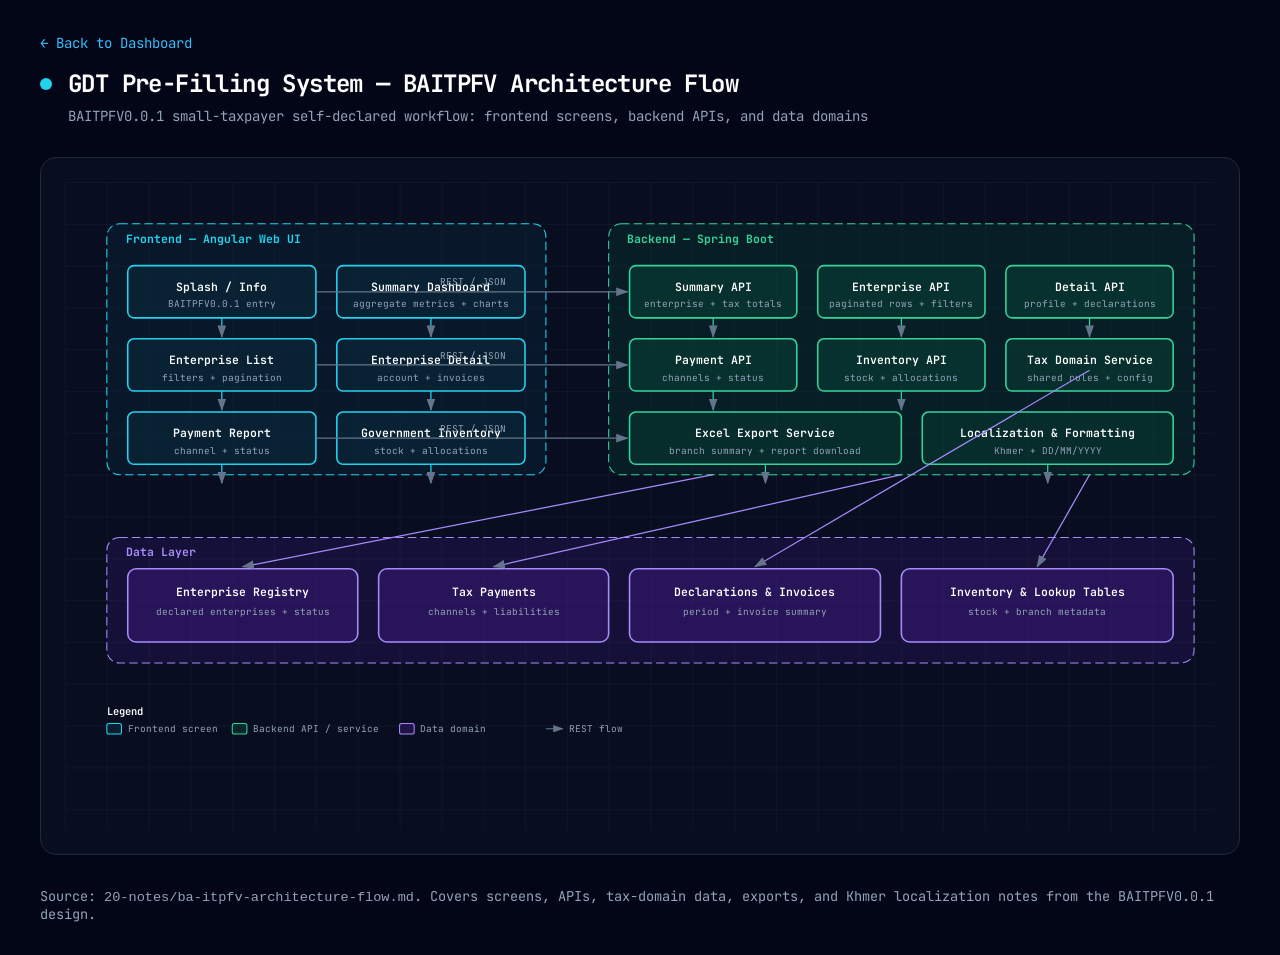
<file: diagrams/ba-itpfv-architecture-flow.html>
<!DOCTYPE html>
<html lang="en">
<head>
  <meta charset="UTF-8">
  <meta name="viewport" content="width=device-width, initial-scale=1.0">
  <title>GDT Pre-Filling System — BAITPFV Architecture Flow</title>
  <link href="https://fonts.googleapis.com/css2?family=JetBrains+Mono:wght@400;500;600;700&display=swap" rel="stylesheet">
  <style>
    * { margin: 0; padding: 0; box-sizing: border-box; }
    body {
      font-family: 'JetBrains Mono', monospace;
      background: #020617;
      min-height: 100vh;
      padding: 2rem;
      color: white;
    }
    .container { max-width: 1200px; margin: 0 auto; }
    .header { margin-bottom: 2rem; }
    .header-row { display: flex; align-items: center; gap: 1rem; margin-bottom: 0.5rem; }
    .pulse-dot { width: 12px; height: 12px; background: #22d3ee; border-radius: 50%; animation: pulse 2s infinite; }
    @keyframes pulse { 0%, 100% { opacity: 1; } 50% { opacity: 0.5; } }
    h1 { font-size: 1.5rem; font-weight: 700; letter-spacing: -0.025em; }
    .subtitle { color: #94a3b8; font-size: 0.875rem; margin-left: 1.75rem; }
    .diagram-container {
      background: rgba(15, 23, 42, 0.5);
      border-radius: 1rem;
      border: 1px solid #1e293b;
      padding: 1.5rem;
      overflow-x: auto;
      margin-bottom: 2rem;
    }
    svg { width: 100%; min-width: 1100px; display: block; }
    .nav-back { color: #38bdf8; text-decoration: none; font-size: 0.875rem; margin-bottom: 1rem; display: inline-block; }
    .nav-back:hover { text-decoration: underline; }
  </style>
</head>
<body>
  <div class="container">
    <a class="nav-back" href="../index.html">← Back to Dashboard</a>

    <div class="header">
      <div class="header-row">
        <div class="pulse-dot"></div>
        <h1>GDT Pre-Filling System — BAITPFV Architecture Flow</h1>
      </div>
      <p class="subtitle">BAITPFV0.0.1 small-taxpayer self-declared workflow: frontend screens, backend APIs, and data domains</p>
    </div>

    <div class="diagram-container">
      <svg viewBox="0 0 1100 620">
        <defs>
          <marker id="arrowhead" markerWidth="10" markerHeight="7" refX="9" refY="3.5" orient="auto">
            <polygon points="0 0, 10 3.5, 0 7" fill="#64748b" />
          </marker>
          <pattern id="grid" width="40" height="40" patternUnits="userSpaceOnUse">
            <path d="M 40 0 L 0 0 0 40" fill="none" stroke="#1e293b" stroke-width="0.5"/>
          </pattern>
        </defs>

        <rect width="100%" height="100%" fill="url(#grid)" />

        <!-- Frontend Layer -->
        <rect x="40" y="40" width="420" height="240" rx="12" fill="rgba(8, 51, 68, 0.25)" stroke="#22d3ee" stroke-width="1" stroke-dasharray="8,4"/>
        <text x="58" y="58" fill="#22d3ee" font-size="11" font-weight="700">Frontend — Angular Web UI</text>

        <!-- Splash -->
        <rect x="60" y="80" width="180" height="50" rx="6" fill="rgba(8, 51, 68, 0.4)" stroke="#22d3ee" stroke-width="1.5"/>
        <text x="150" y="104" fill="white" font-size="11" font-weight="600" text-anchor="middle">Splash / Info</text>
        <text x="150" y="120" fill="#94a3b8" font-size="9" text-anchor="middle">BAITPFV0.0.1 entry</text>

        <!-- Summary Dashboard -->
        <rect x="260" y="80" width="180" height="50" rx="6" fill="rgba(8, 51, 68, 0.4)" stroke="#22d3ee" stroke-width="1.5"/>
        <text x="350" y="104" fill="white" font-size="11" font-weight="600" text-anchor="middle">Summary Dashboard</text>
        <text x="350" y="120" fill="#94a3b8" font-size="9" text-anchor="middle">aggregate metrics + charts</text>

        <!-- Enterprise List -->
        <rect x="60" y="150" width="180" height="50" rx="6" fill="rgba(8, 51, 68, 0.4)" stroke="#22d3ee" stroke-width="1.5"/>
        <text x="150" y="174" fill="white" font-size="11" font-weight="600" text-anchor="middle">Enterprise List</text>
        <text x="150" y="190" fill="#94a3b8" font-size="9" text-anchor="middle">filters + pagination</text>

        <!-- Enterprise Detail -->
        <rect x="260" y="150" width="180" height="50" rx="6" fill="rgba(8, 51, 68, 0.4)" stroke="#22d3ee" stroke-width="1.5"/>
        <text x="350" y="174" fill="white" font-size="11" font-weight="600" text-anchor="middle">Enterprise Detail</text>
        <text x="350" y="190" fill="#94a3b8" font-size="9" text-anchor="middle">account + invoices</text>

        <!-- Payment Report -->
        <rect x="60" y="220" width="180" height="50" rx="6" fill="rgba(8, 51, 68, 0.4)" stroke="#22d3ee" stroke-width="1.5"/>
        <text x="150" y="244" fill="white" font-size="11" font-weight="600" text-anchor="middle">Payment Report</text>
        <text x="150" y="260" fill="#94a3b8" font-size="9" text-anchor="middle">channel + status</text>

        <!-- Inventory View -->
        <rect x="260" y="220" width="180" height="50" rx="6" fill="rgba(8, 51, 68, 0.4)" stroke="#22d3ee" stroke-width="1.5"/>
        <text x="350" y="244" fill="white" font-size="11" font-weight="600" text-anchor="middle">Government Inventory</text>
        <text x="350" y="260" fill="#94a3b8" font-size="9" text-anchor="middle">stock + allocations</text>

        <!-- Frontend arrows -->
        <line x1="150" y1="130" x2="150" y2="148" stroke="#22d3ee" stroke-width="1.2" marker-end="url(#arrowhead)"/>
        <line x1="350" y1="130" x2="350" y2="148" stroke="#22d3ee" stroke-width="1.2" marker-end="url(#arrowhead)"/>
        <line x1="150" y1="200" x2="150" y2="218" stroke="#22d3ee" stroke-width="1.2" marker-end="url(#arrowhead)"/>
        <line x1="350" y1="200" x2="350" y2="218" stroke="#22d3ee" stroke-width="1.2" marker-end="url(#arrowhead)"/>
        <line x1="150" y1="270" x2="150" y2="288" stroke="#22d3ee" stroke-width="1.2" marker-end="url(#arrowhead)"/>
        <line x1="350" y1="270" x2="350" y2="288" stroke="#22d3ee" stroke-width="1.2" marker-end="url(#arrowhead)"/>

        <!-- Backend Layer -->
        <rect x="520" y="40" width="560" height="240" rx="12" fill="rgba(6, 78, 59, 0.25)" stroke="#34d399" stroke-width="1" stroke-dasharray="8,4"/>
        <text x="538" y="58" fill="#34d399" font-size="11" font-weight="700">Backend — Spring Boot</text>

        <!-- Summary API -->
        <rect x="540" y="80" width="160" height="50" rx="6" fill="rgba(6, 78, 59, 0.4)" stroke="#34d399" stroke-width="1.5"/>
        <text x="620" y="104" fill="white" font-size="11" font-weight="600" text-anchor="middle">Summary API</text>
        <text x="620" y="120" fill="#94a3b8" font-size="9" text-anchor="middle">enterprise + tax totals</text>

        <!-- Enterprise API -->
        <rect x="720" y="80" width="160" height="50" rx="6" fill="rgba(6, 78, 59, 0.4)" stroke="#34d399" stroke-width="1.5"/>
        <text x="800" y="104" fill="white" font-size="11" font-weight="600" text-anchor="middle">Enterprise API</text>
        <text x="800" y="120" fill="#94a3b8" font-size="9" text-anchor="middle">paginated rows + filters</text>

        <!-- Detail API -->
        <rect x="900" y="80" width="160" height="50" rx="6" fill="rgba(6, 78, 59, 0.4)" stroke="#34d399" stroke-width="1.5"/>
        <text x="980" y="104" fill="white" font-size="11" font-weight="600" text-anchor="middle">Detail API</text>
        <text x="980" y="120" fill="#94a3b8" font-size="9" text-anchor="middle">profile + declarations</text>

        <!-- Payment API -->
        <rect x="540" y="150" width="160" height="50" rx="6" fill="rgba(6, 78, 59, 0.4)" stroke="#34d399" stroke-width="1.5"/>
        <text x="620" y="174" fill="white" font-size="11" font-weight="600" text-anchor="middle">Payment API</text>
        <text x="620" y="190" fill="#94a3b8" font-size="9" text-anchor="middle">channels + status</text>

        <!-- Inventory API -->
        <rect x="720" y="150" width="160" height="50" rx="6" fill="rgba(6, 78, 59, 0.4)" stroke="#34d399" stroke-width="1.5"/>
        <text x="800" y="174" fill="white" font-size="11" font-weight="600" text-anchor="middle">Inventory API</text>
        <text x="800" y="190" fill="#94a3b8" font-size="9" text-anchor="middle">stock + allocations</text>

        <!-- Tax Domain Service -->
        <rect x="900" y="150" width="160" height="50" rx="6" fill="rgba(6, 78, 59, 0.35)" stroke="#34d399" stroke-width="1.5"/>
        <text x="980" y="174" fill="white" font-size="11" font-weight="600" text-anchor="middle">Tax Domain Service</text>
        <text x="980" y="190" fill="#94a3b8" font-size="9" text-anchor="middle">shared rules + config</text>

        <!-- Excel Export -->
        <rect x="540" y="220" width="260" height="50" rx="6" fill="rgba(6, 78, 59, 0.3)" stroke="#34d399" stroke-width="1.5"/>
        <text x="670" y="244" fill="white" font-size="11" font-weight="600" text-anchor="middle">Excel Export Service</text>
        <text x="670" y="260" fill="#94a3b8" font-size="9" text-anchor="middle">branch summary + report download</text>

        <!-- Persian / Khmer config -->
        <rect x="820" y="220" width="240" height="50" rx="6" fill="rgba(6, 78, 59, 0.3)" stroke="#34d399" stroke-width="1.5"/>
        <text x="940" y="244" fill="white" font-size="11" font-weight="600" text-anchor="middle">Localization &amp; Formatting</text>
        <text x="940" y="260" fill="#94a3b8" font-size="9" text-anchor="middle">Khmer + DD/MM/YYYY</text>

        <!-- Backend arrows -->
        <line x1="620" y1="130" x2="620" y2="148" stroke="#34d399" stroke-width="1.2" marker-end="url(#arrowhead)"/>
        <line x1="800" y1="130" x2="800" y2="148" stroke="#34d399" stroke-width="1.2" marker-end="url(#arrowhead)"/>
        <line x1="980" y1="130" x2="980" y2="148" stroke="#34d399" stroke-width="1.2" marker-end="url(#arrowhead)"/>
        <line x1="620" y1="200" x2="620" y2="218" stroke="#34d399" stroke-width="1.2" marker-end="url(#arrowhead)"/>
        <line x1="800" y1="200" x2="800" y2="218" stroke="#34d399" stroke-width="1.2" marker-end="url(#arrowhead)"/>
        <line x1="670" y1="270" x2="670" y2="288" stroke="#34d399" stroke-width="1.2" marker-end="url(#arrowhead)"/>
        <line x1="940" y1="270" x2="940" y2="288" stroke="#34d399" stroke-width="1.2" marker-end="url(#arrowhead)"/>

        <!-- Frontend -> Backend flows -->
        <line x1="240" y1="105" x2="538" y2="105" stroke="#64748b" stroke-width="1.2" marker-end="url(#arrowhead)"/>
        <text x="390" y="99" fill="#94a3b8" font-size="9" text-anchor="middle">REST / JSON</text>

        <line x1="240" y1="175" x2="538" y2="175" stroke="#64748b" stroke-width="1.2" marker-end="url(#arrowhead)"/>
        <text x="390" y="169" fill="#94a3b8" font-size="9" text-anchor="middle">REST / JSON</text>

        <line x1="240" y1="245" x2="538" y2="245" stroke="#64748b" stroke-width="1.2" marker-end="url(#arrowhead)"/>
        <text x="390" y="239" fill="#94a3b8" font-size="9" text-anchor="middle">REST / JSON</text>

        <!-- Data Layer -->
        <rect x="40" y="340" width="1040" height="120" rx="12" fill="rgba(76, 29, 149, 0.2)" stroke="#a78bfa" stroke-width="1" stroke-dasharray="8,4"/>
        <text x="58" y="358" fill="#a78bfa" font-size="11" font-weight="700">Data Layer</text>

        <rect x="60" y="370" width="220" height="70" rx="8" fill="rgba(76, 29, 149, 0.35)" stroke="#a78bfa" stroke-width="1.5"/>
        <text x="170" y="396" fill="white" font-size="11" font-weight="600" text-anchor="middle">Enterprise Registry</text>
        <text x="170" y="414" fill="#94a3b8" font-size="9" text-anchor="middle">declared enterprises + status</text>

        <rect x="300" y="370" width="220" height="70" rx="8" fill="rgba(76, 29, 149, 0.35)" stroke="#a78bfa" stroke-width="1.5"/>
        <text x="410" y="396" fill="white" font-size="11" font-weight="600" text-anchor="middle">Tax Payments</text>
        <text x="410" y="414" fill="#94a3b8" font-size="9" text-anchor="middle">channels + liabilities</text>

        <rect x="540" y="370" width="240" height="70" rx="8" fill="rgba(76, 29, 149, 0.35)" stroke="#a78bfa" stroke-width="1.5"/>
        <text x="660" y="396" fill="white" font-size="11" font-weight="600" text-anchor="middle">Declarations &amp; Invoices</text>
        <text x="660" y="414" fill="#94a3b8" font-size="9" text-anchor="middle">period + invoice summary</text>

        <rect x="800" y="370" width="260" height="70" rx="8" fill="rgba(76, 29, 149, 0.35)" stroke="#a78bfa" stroke-width="1.5"/>
        <text x="930" y="396" fill="white" font-size="11" font-weight="600" text-anchor="middle">Inventory &amp; Lookup Tables</text>
        <text x="930" y="414" fill="#94a3b8" font-size="9" text-anchor="middle">stock + branch metadata</text>

        <!-- Backend -> Data arrows -->
        <line x1="620" y1="280" x2="170" y2="368" stroke="#a78bfa" stroke-width="1.2" marker-end="url(#arrowhead)"/>
        <line x1="800" y1="280" x2="410" y2="368" stroke="#a78bfa" stroke-width="1.2" marker-end="url(#arrowhead)"/>
        <line x1="980" y1="180" x2="660" y2="368" stroke="#a78bfa" stroke-width="1.2" marker-end="url(#arrowhead)"/>
        <line x1="980" y1="280" x2="930" y2="368" stroke="#a78bfa" stroke-width="1.2" marker-end="url(#arrowhead)"/>

        <!-- Legend -->
        <text x="40" y="510" fill="white" font-size="10" font-weight="600">Legend</text>

        <rect x="40" y="518" width="14" height="10" rx="2" fill="rgba(8, 51, 68, 0.4)" stroke="#22d3ee" stroke-width="1"/>
        <text x="60" y="526" fill="#94a3b8" font-size="9">Frontend screen</text>

        <rect x="160" y="518" width="14" height="10" rx="2" fill="rgba(6, 78, 59, 0.4)" stroke="#34d399" stroke-width="1"/>
        <text x="180" y="526" fill="#94a3b8" font-size="9">Backend API / service</text>

        <rect x="320" y="518" width="14" height="10" rx="2" fill="rgba(76, 29, 149, 0.35)" stroke="#a78bfa" stroke-width="1"/>
        <text x="340" y="526" fill="#94a3b8" font-size="9">Data domain</text>

        <line x1="460" y1="523" x2="476" y2="523" stroke="#64748b" stroke-width="1" marker-end="url(#arrowhead)"/>
        <text x="482" y="526" fill="#94a3b8" font-size="9">REST flow</text>
      </svg>
    </div>

    <p class="legend-note" style="color:#94a3b8;font-size:0.85rem;margin-top:0.5rem;">
      Source: <code>20-notes/ba-itpfv-architecture-flow.md</code>. Covers screens, APIs, tax-domain data, exports, and Khmer localization notes from the BAITPFV0.0.1 design.
    </p>
  </div>
</body>
</html>
</file>
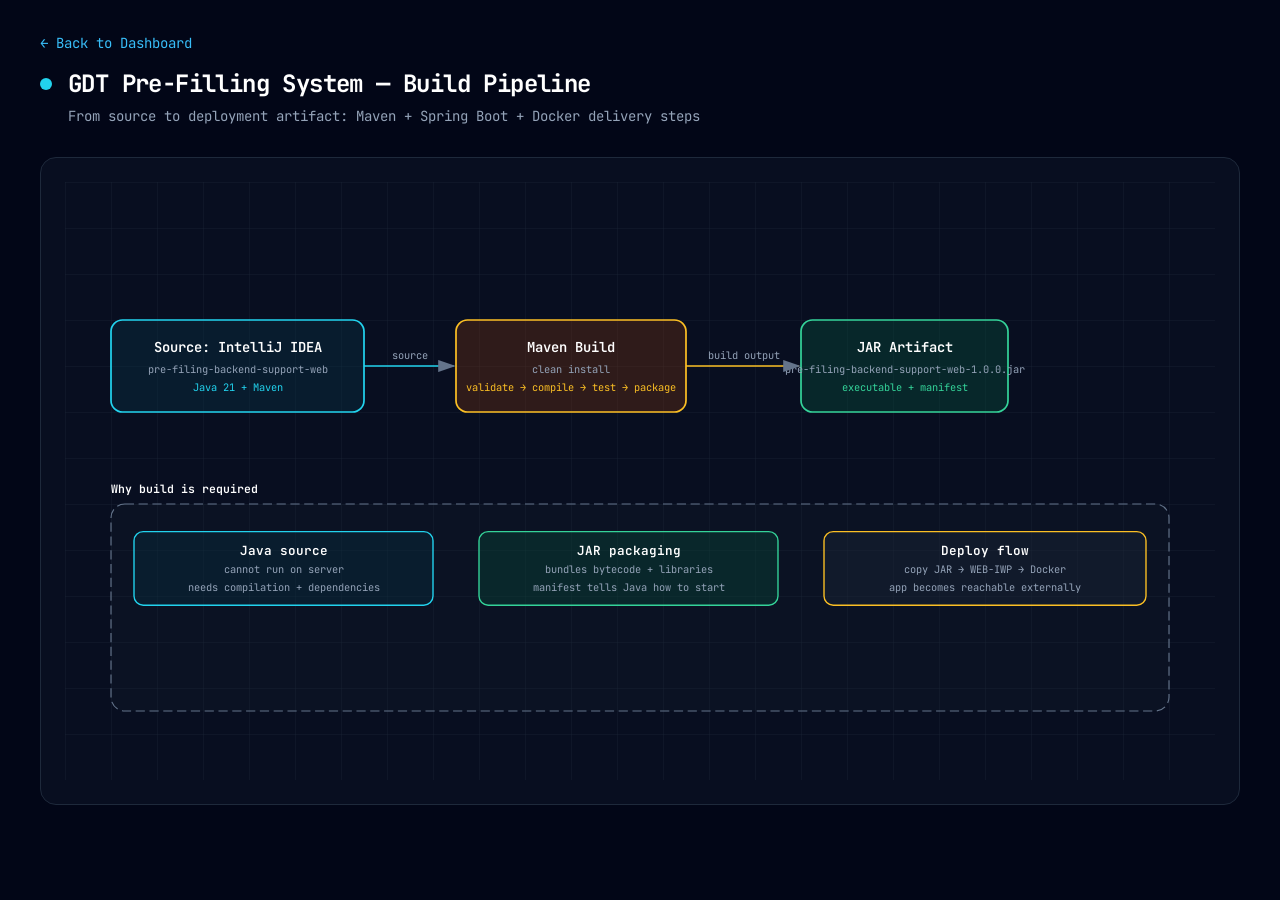
<file: diagrams/build-pipeline.html>
<!DOCTYPE html>
<html lang="en">
<head>
  <meta charset="UTF-8">
  <meta name="viewport" content="width=device-width, initial-scale=1.0">
  <title>GDT Pre-Filling System — Build Pipeline</title>
  <link href="https://fonts.googleapis.com/css2?family=JetBrains+Mono:wght@400;500;600;700&display=swap" rel="stylesheet">
  <style>
    * { margin: 0; padding: 0; box-sizing: border-box; }
    body { font-family: 'JetBrains Mono', monospace; background: #020617; min-height: 100vh; padding: 2rem; color: white; }
    .container { max-width: 1200px; margin: 0 auto; }
    .header { margin-bottom: 2rem; }
    .header-row { display: flex; align-items: center; gap: 1rem; margin-bottom: 0.5rem; }
    .pulse-dot { width: 12px; height: 12px; background: #22d3ee; border-radius: 50%; animation: pulse 2s infinite; }
    @keyframes pulse { 0%, 100% { opacity: 1; } 50% { opacity: 0.5; } }
    h1 { font-size: 1.5rem; font-weight: 700; letter-spacing: -0.025em; }
    .subtitle { color: #94a3b8; font-size: 0.875rem; margin-left: 1.75rem; }
    .diagram-container { background: rgba(15,23,42,0.5); border-radius: 1rem; border: 1px solid #1e293b; padding: 1.5rem; overflow-x: auto; margin-bottom: 2rem; }
    svg { width: 100%; min-width: 1000px; display: block; }
    .nav-back { color: #38bdf8; text-decoration: none; font-size: 0.875rem; margin-bottom: 1rem; display: inline-block; }
    .nav-back:hover { text-decoration: underline; }
  </style>
</head>
<body>
  <div class="container">
    <a class="nav-back" href="../index.html">← Back to Dashboard</a>
    <div class="header">
      <div class="header-row">
        <div class="pulse-dot"></div>
        <h1>GDT Pre-Filling System — Build Pipeline</h1>
      </div>
      <p class="subtitle">From source to deployment artifact: Maven + Spring Boot + Docker delivery steps</p>
    </div>
    <div class="diagram-container">
      <svg viewBox="0 0 1000 520">
        <defs>
          <marker id="arrowhead" markerWidth="10" markerHeight="7" refX="9" refY="3.5" orient="auto">
            <polygon points="0 0, 10 3.5, 0 7" fill="#64748b" />
          </marker>
          <pattern id="grid" width="40" height="40" patternUnits="userSpaceOnUse">
            <path d="M 40 0 L 0 0 0 40" fill="none" stroke="#1e293b" stroke-width="0.5"/>
          </pattern>
        </defs>
        <rect width="100%" height="100%" fill="url(#grid)" />

        <rect x="40" y="120" width="220" height="80" rx="10" fill="rgba(8,51,68,0.4)" stroke="#22d3ee" stroke-width="1.5"/>
        <text x="150" y="148" fill="white" font-size="12" font-weight="600" text-anchor="middle">Source: IntelliJ IDEA</text>
        <text x="150" y="166" fill="#94a3b8" font-size="9" text-anchor="middle">pre-filing-backend-support-web</text>
        <text x="150" y="182" fill="#22d3ee" font-size="9" text-anchor="middle">Java 21 + Maven</text>

        <rect x="340" y="120" width="200" height="80" rx="10" fill="rgba(120,53,15,0.35)" stroke="#fbbf24" stroke-width="1.5"/>
        <text x="440" y="148" fill="white" font-size="12" font-weight="600" text-anchor="middle">Maven Build</text>
        <text x="440" y="166" fill="#94a3b8" font-size="9" text-anchor="middle">clean install</text>
        <text x="440" y="182" fill="#fbbf24" font-size="9" text-anchor="middle">validate → compile → test → package</text>

        <rect x="640" y="120" width="180" height="80" rx="10" fill="rgba(6,78,59,0.4)" stroke="#34d399" stroke-width="1.5"/>
        <text x="730" y="148" fill="white" font-size="12" font-weight="600" text-anchor="middle">JAR Artifact</text>
        <text x="730" y="166" fill="#94a3b8" font-size="9" text-anchor="middle">pre-filing-backend-support-web-1.0.0.jar</text>
        <text x="730" y="182" fill="#34d399" font-size="9" text-anchor="middle">executable + manifest</text>

        <line x1="260" y1="160" x2="338" y2="160" stroke="#22d3ee" stroke-width="1.5" marker-end="url(#arrowhead)"/>
        <text x="300" y="154" fill="#94a3b8" font-size="9" text-anchor="middle">source</text>
        <line x1="540" y1="160" x2="638" y2="160" stroke="#fbbf24" stroke-width="1.5" marker-end="url(#arrowhead)"/>
        <text x="590" y="154" fill="#94a3b8" font-size="9" text-anchor="middle">build output</text>

        <text x="40" y="270" fill="white" font-size="10" font-weight="600">Why build is required</text>
        <rect x="40" y="280" width="920" height="180" rx="12" fill="rgba(30,41,59,0.15)" stroke="#64748b" stroke-width="1" stroke-dasharray="8,4"/>
        <rect x="60" y="304" width="260" height="64" rx="8" fill="rgba(8,51,68,0.35)" stroke="#22d3ee" stroke-width="1.2"/>
        <text x="190" y="324" fill="white" font-size="11" font-weight="600" text-anchor="middle">Java source</text>
        <text x="190" y="340" fill="#94a3b8" font-size="9" text-anchor="middle">cannot run on server</text>
        <text x="190" y="356" fill="#94a3b8" font-size="9" text-anchor="middle">needs compilation + dependencies</text>
        <rect x="360" y="304" width="260" height="64" rx="8" fill="rgba(6,78,59,0.35)" stroke="#34d399" stroke-width="1.2"/>
        <text x="490" y="324" fill="white" font-size="11" font-weight="600" text-anchor="middle">JAR packaging</text>
        <text x="490" y="340" fill="#94a3b8" font-size="9" text-anchor="middle">bundles bytecode + libraries</text>
        <text x="490" y="356" fill="#94a3b8" font-size="9" text-anchor="middle">manifest tells Java how to start</text>
        <rect x="660" y="304" width="280" height="64" rx="8" fill="rgba(30,41,59,0.35)" stroke="#fbbf24" stroke-width="1.2"/>
        <text x="800" y="324" fill="white" font-size="11" font-weight="600" text-anchor="middle">Deploy flow</text>
        <text x="800" y="340" fill="#94a3b8" font-size="9" text-anchor="middle">copy JAR → WEB-IWP → Docker</text>
        <text x="800" y="356" fill="#94a3b8" font-size="9" text-anchor="middle">app becomes reachable externally</text>
      </svg>
    </div>
  </div>
</body>
</html>
</file>
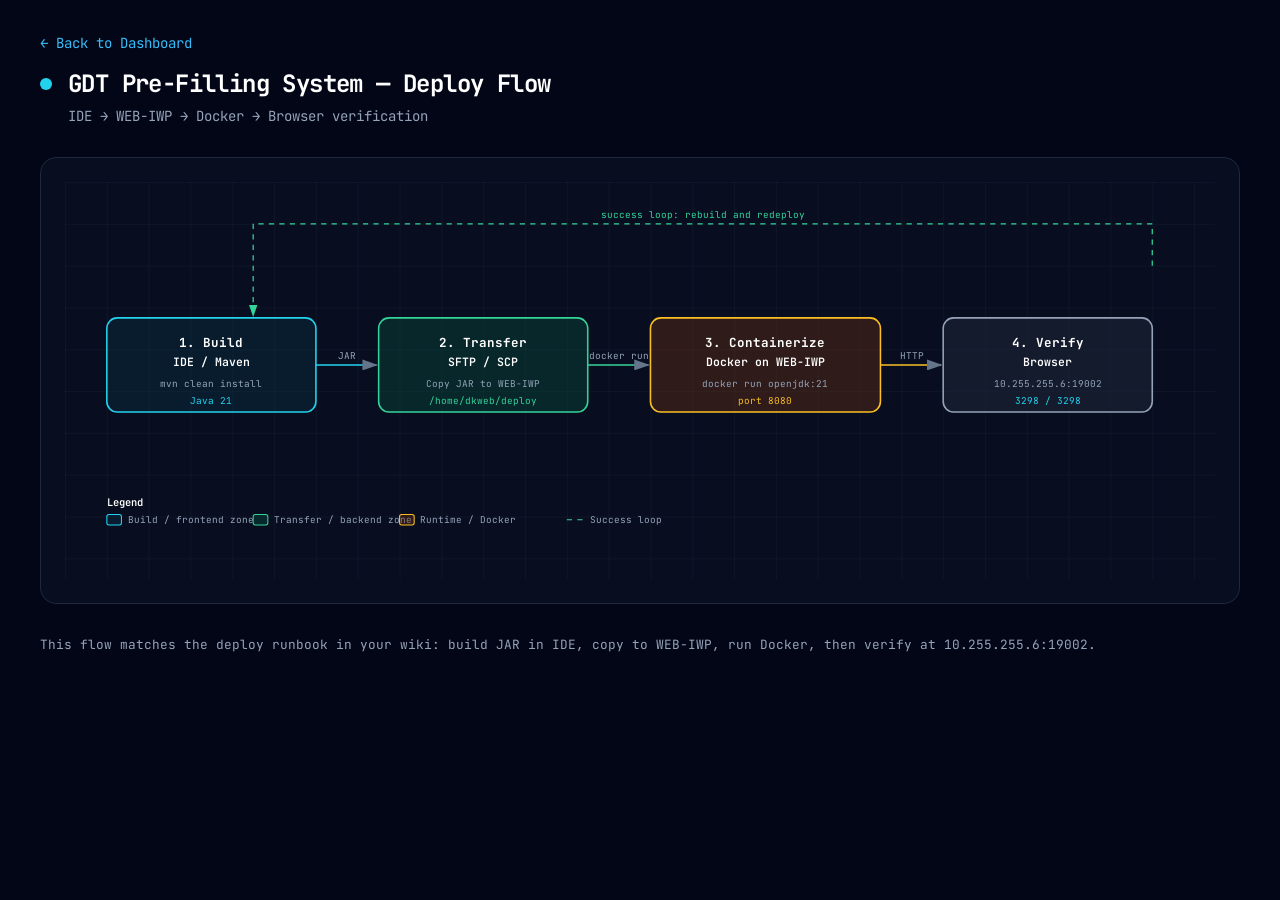
<file: diagrams/deploy-flow.html>
<!DOCTYPE html>
<html lang="en">
<head>
  <meta charset="UTF-8">
  <meta name="viewport" content="width=device-width, initial-scale=1.0">
  <title>GDT Pre-Filling System — Deploy Flow</title>
  <link href="https://fonts.googleapis.com/css2?family=JetBrains+Mono:wght@400;500;600;700&display=swap" rel="stylesheet">
  <style>
    * { margin: 0; padding: 0; box-sizing: border-box; }
    body {
      font-family: 'JetBrains Mono', monospace;
      background: #020617;
      min-height: 100vh;
      padding: 2rem;
      color: white;
    }
    .container { max-width: 1200px; margin: 0 auto; }
    .header { margin-bottom: 2rem; }
    .header-row { display: flex; align-items: center; gap: 1rem; margin-bottom: 0.5rem; }
    .pulse-dot { width: 12px; height: 12px; background: #22d3ee; border-radius: 50%; animation: pulse 2s infinite; }
    @keyframes pulse { 0%, 100% { opacity: 1; } 50% { opacity: 0.5; } }
    h1 { font-size: 1.5rem; font-weight: 700; letter-spacing: -0.025em; }
    .subtitle { color: #94a3b8; font-size: 0.875rem; margin-left: 1.75rem; }
    .diagram-container {
      background: rgba(15, 23, 42, 0.5);
      border-radius: 1rem;
      border: 1px solid #1e293b;
      padding: 1.5rem;
      overflow-x: auto;
      margin-bottom: 2rem;
    }
    svg { width: 100%; min-width: 1100px; display: block; }
    .nav-back { color: #38bdf8; text-decoration: none; font-size: 0.875rem; margin-bottom: 1rem; display: inline-block; }
    .nav-back:hover { text-decoration: underline; }
    .legend-note {
      margin-top: 1rem;
      color: #94a3b8;
      font-size: 0.8rem;
    }
  </style>
</head>
<body>
  <div class="container">
    <a class="nav-back" href="../index.html">← Back to Dashboard</a>

    <div class="header">
      <div class="header-row">
        <div class="pulse-dot"></div>
        <h1>GDT Pre-Filling System — Deploy Flow</h1>
      </div>
      <p class="subtitle">IDE → WEB-IWP → Docker → Browser verification</p>
    </div>

    <div class="diagram-container">
      <svg viewBox="0 0 1100 380">
        <defs>
          <marker id="arrowhead" markerWidth="10" markerHeight="7" refX="9" refY="3.5" orient="auto">
            <polygon points="0 0, 10 3.5, 0 7" fill="#64748b" />
          </marker>
          <marker id="arrowhead-success" markerWidth="10" markerHeight="7" refX="9" refY="3.5" orient="auto">
            <polygon points="0 0, 10 3.5, 0 7" fill="#34d399" />
          </marker>
          <pattern id="grid" width="40" height="40" patternUnits="userSpaceOnUse">
            <path d="M 40 0 L 0 0 0 40" fill="none" stroke="#1e293b" stroke-width="0.5"/>
          </pattern>
        </defs>

        <rect width="100%" height="100%" fill="url(#grid)" />

        <!-- Step 1: Build -->
        <rect x="40" y="130" width="200" height="90" rx="10" fill="rgba(8, 51, 68, 0.4)" stroke="#22d3ee" stroke-width="1.5"/>
        <text x="140" y="158" fill="white" font-size="12" font-weight="700" text-anchor="middle">1. Build</text>
        <text x="140" y="176" fill="white" font-size="11" font-weight="600" text-anchor="middle">IDE / Maven</text>
        <text x="140" y="196" fill="#94a3b8" font-size="9" text-anchor="middle">mvn clean install</text>
        <text x="140" y="212" fill="#22d3ee" font-size="9" text-anchor="middle">Java 21</text>

        <!-- Step 2: Copy -->
        <rect x="300" y="130" width="200" height="90" rx="10" fill="rgba(6, 78, 59, 0.4)" stroke="#34d399" stroke-width="1.5"/>
        <text x="400" y="158" fill="white" font-size="12" font-weight="700" text-anchor="middle">2. Transfer</text>
        <text x="400" y="176" fill="white" font-size="11" font-weight="600" text-anchor="middle">SFTP / SCP</text>
        <text x="400" y="196" fill="#94a3b8" font-size="9" text-anchor="middle">Copy JAR to WEB-IWP</text>
        <text x="400" y="212" fill="#34d399" font-size="9" text-anchor="middle">/home/dkweb/deploy</text>

        <!-- Step 3: Docker -->
        <rect x="560" y="130" width="220" height="90" rx="10" fill="rgba(120, 53, 15, 0.35)" stroke="#fbbf24" stroke-width="1.5"/>
        <text x="670" y="158" fill="white" font-size="12" font-weight="700" text-anchor="middle">3. Containerize</text>
        <text x="670" y="176" fill="white" font-size="11" font-weight="600" text-anchor="middle">Docker on WEB-IWP</text>
        <text x="670" y="196" fill="#94a3b8" font-size="9" text-anchor="middle">docker run openjdk:21</text>
        <text x="670" y="212" fill="#fbbf24" font-size="9" text-anchor="middle">port 8080</text>

        <!-- Step 4: Verify -->
        <rect x="840" y="130" width="200" height="90" rx="10" fill="rgba(30, 41, 59, 0.5)" stroke="#94a3b8" stroke-width="1.5"/>
        <text x="940" y="158" fill="white" font-size="12" font-weight="700" text-anchor="middle">4. Verify</text>
        <text x="940" y="176" fill="white" font-size="11" font-weight="600" text-anchor="middle">Browser</text>
        <text x="940" y="196" fill="#94a3b8" font-size="9" text-anchor="middle">10.255.255.6:19002</text>
        <text x="940" y="212" fill="#22d3ee" font-size="9" text-anchor="middle">3298 / 3298</text>

        <!-- Success loop -->
        <path d="M 1040 80 L 1040 40 L 180 40 L 180 128" fill="none" stroke="#34d399" stroke-width="1.2" stroke-dasharray="5,5" marker-end="url(#arrowhead-success)"/>
        <text x="610" y="34" fill="#34d399" font-size="9" text-anchor="middle">success loop: rebuild and redeploy</text>

        <!-- Arrows -->
        <line x1="240" y1="175" x2="298" y2="175" stroke="#22d3ee" stroke-width="1.5" marker-end="url(#arrowhead)"/>
        <text x="270" y="169" fill="#94a3b8" font-size="9" text-anchor="middle">JAR</text>

        <line x1="500" y1="175" x2="558" y2="175" stroke="#34d399" stroke-width="1.5" marker-end="url(#arrowhead)"/>
        <text x="530" y="169" fill="#94a3b8" font-size="9" text-anchor="middle">docker run</text>

        <line x1="780" y1="175" x2="838" y2="175" stroke="#fbbf24" stroke-width="1.5" marker-end="url(#arrowhead)"/>
        <text x="810" y="169" fill="#94a3b8" font-size="9" text-anchor="middle">HTTP</text>

        <!-- Legend -->
        <text x="40" y="310" fill="white" font-size="10" font-weight="600">Legend</text>

        <rect x="40" y="318" width="14" height="10" rx="2" fill="rgba(8, 51, 68, 0.4)" stroke="#22d3ee" stroke-width="1"/>
        <text x="60" y="326" fill="#94a3b8" font-size="9">Build / frontend zone</text>

        <rect x="180" y="318" width="14" height="10" rx="2" fill="rgba(6, 78, 59, 0.4)" stroke="#34d399" stroke-width="1"/>
        <text x="200" y="326" fill="#94a3b8" font-size="9">Transfer / backend zone</text>

        <rect x="320" y="318" width="14" height="10" rx="2" fill="rgba(120, 53, 15, 0.35)" stroke="#fbbf24" stroke-width="1"/>
        <text x="340" y="326" fill="#94a3b8" font-size="9">Runtime / Docker</text>

        <line x1="480" y1="323" x2="496" y2="323" stroke="#34d399" stroke-width="1" stroke-dasharray="5,5"/>
        <text x="502" y="326" fill="#94a3b8" font-size="9">Success loop</text>
      </svg>
    </div>

    <p class="legend-note">This flow matches the deploy runbook in your wiki: build JAR in IDE, copy to WEB-IWP, run Docker, then verify at 10.255.255.6:19002.</p>
  </div>
</body>
</html>
</file>
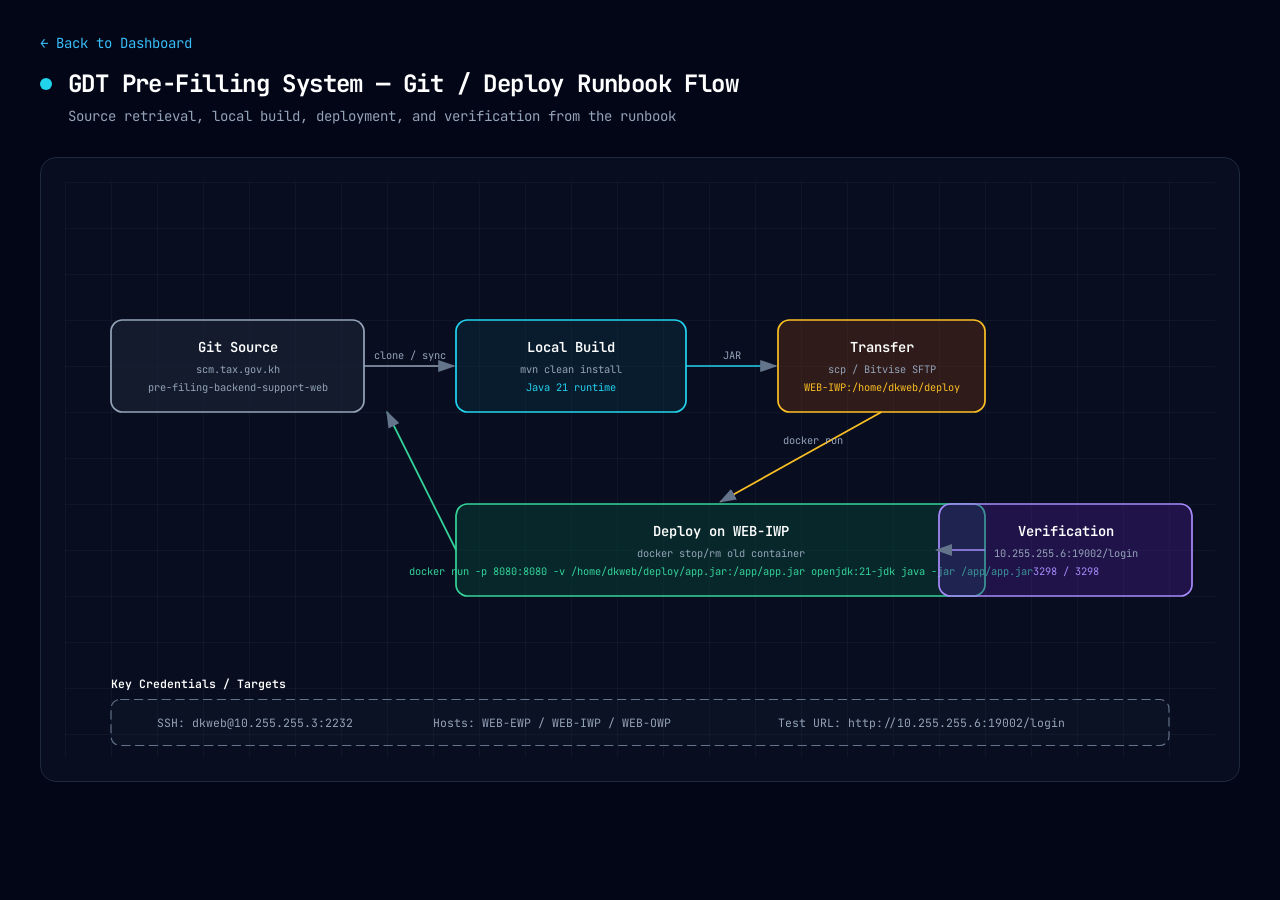
<file: diagrams/git-deploy-runbook-flow.html>
<!DOCTYPE html>
<html lang="en">
<head>
  <meta charset="UTF-8">
  <meta name="viewport" content="width=device-width, initial-scale=1.0">
  <title>GDT Pre-Filling System — Git / Deploy Runbook Flow</title>
  <link href="https://fonts.googleapis.com/css2?family=JetBrains+Mono:wght@400;500;600;700&display=swap" rel="stylesheet">
  <style>
    * { margin: 0; padding: 0; box-sizing: border-box; }
    body { font-family: 'JetBrains Mono', monospace; background: #020617; min-height: 100vh; padding: 2rem; color: white; }
    .container { max-width: 1200px; margin: 0 auto; }
    .header { margin-bottom: 2rem; }
    .header-row { display: flex; align-items: center; gap: 1rem; margin-bottom: 0.5rem; }
    .pulse-dot { width: 12px; height: 12px; background: #22d3ee; border-radius: 50%; animation: pulse 2s infinite; }
    @keyframes pulse { 0%, 100% { opacity: 1; } 50% { opacity: 0.5; } }
    h1 { font-size: 1.5rem; font-weight: 700; letter-spacing: -0.025em; }
    .subtitle { color: #94a3b8; font-size: 0.875rem; margin-left: 1.75rem; }
    .diagram-container { background: rgba(15,23,42,0.5); border-radius: 1rem; border: 1px solid #1e293b; padding: 1.5rem; overflow-x: auto; margin-bottom: 2rem; }
    svg { width: 100%; min-width: 1000px; display: block; }
    .nav-back { color: #38bdf8; text-decoration: none; font-size: 0.875rem; margin-bottom: 1rem; display: inline-block; }
    .nav-back:hover { text-decoration: underline; }
  </style>
</head>
<body>
  <div class="container">
    <a class="nav-back" href="../index.html">← Back to Dashboard</a>
    <div class="header">
      <div class="header-row">
        <div class="pulse-dot"></div>
        <h1>GDT Pre-Filling System — Git / Deploy Runbook Flow</h1>
      </div>
      <p class="subtitle">Source retrieval, local build, deployment, and verification from the runbook</p>
    </div>
    <div class="diagram-container">
      <svg viewBox="0 0 1000 500">
        <defs>
          <marker id="arrowhead" markerWidth="10" markerHeight="7" refX="9" refY="3.5" orient="auto">
            <polygon points="0 0, 10 3.5, 0 7" fill="#64748b" />
          </marker>
          <pattern id="grid" width="40" height="40" patternUnits="userSpaceOnUse">
            <path d="M 40 0 L 0 0 0 40" fill="none" stroke="#1e293b" stroke-width="0.5"/>
          </pattern>
        </defs>
        <rect width="100%" height="100%" fill="url(#grid)" />

        <rect x="40" y="120" width="220" height="80" rx="10" fill="rgba(30,41,59,0.5)" stroke="#94a3b8" stroke-width="1.5"/>
        <text x="150" y="148" fill="white" font-size="12" font-weight="600" text-anchor="middle">Git Source</text>
        <text x="150" y="166" fill="#94a3b8" font-size="9" text-anchor="middle">scm.tax.gov.kh</text>
        <text x="150" y="182" fill="#94a3b8" font-size="9" text-anchor="middle">pre-filing-backend-support-web</text>

        <rect x="340" y="120" width="200" height="80" rx="10" fill="rgba(8,51,68,0.4)" stroke="#22d3ee" stroke-width="1.5"/>
        <text x="440" y="148" fill="white" font-size="12" font-weight="600" text-anchor="middle">Local Build</text>
        <text x="440" y="166" fill="#94a3b8" font-size="9" text-anchor="middle">mvn clean install</text>
        <text x="440" y="182" fill="#22d3ee" font-size="9" text-anchor="middle">Java 21 runtime</text>

        <rect x="620" y="120" width="180" height="80" rx="10" fill="rgba(120,53,15,0.35)" stroke="#fbbf24" stroke-width="1.5"/>
        <text x="710" y="148" fill="white" font-size="12" font-weight="600" text-anchor="middle">Transfer</text>
        <text x="710" y="166" fill="#94a3b8" font-size="9" text-anchor="middle">scp / Bitvise SFTP</text>
        <text x="710" y="182" fill="#fbbf24" font-size="9" text-anchor="middle">WEB-IWP:/home/dkweb/deploy</text>

        <line x1="260" y1="160" x2="338" y2="160" stroke="#94a3b8" stroke-width="1.5" marker-end="url(#arrowhead)"/>
        <text x="300" y="154" fill="#94a3b8" font-size="9" text-anchor="middle">clone / sync</text>
        <line x1="540" y1="160" x2="618" y2="160" stroke="#22d3ee" stroke-width="1.5" marker-end="url(#arrowhead)"/>
        <text x="580" y="154" fill="#94a3b8" font-size="9" text-anchor="middle">JAR</text>

        <rect x="340" y="280" width="460" height="80" rx="10" fill="rgba(6,78,59,0.4)" stroke="#34d399" stroke-width="1.5"/>
        <text x="570" y="308" fill="white" font-size="12" font-weight="600" text-anchor="middle">Deploy on WEB-IWP</text>
        <text x="570" y="326" fill="#94a3b8" font-size="9" text-anchor="middle">docker stop/rm old container</text>
        <text x="570" y="342" fill="#34d399" font-size="9" text-anchor="middle">docker run -p 8080:8080 -v /home/dkweb/deploy/app.jar:/app/app.jar openjdk:21-jdk java -jar /app/app.jar</text>

        <line x1="710" y1="200" x2="570" y2="278" stroke="#fbbf24" stroke-width="1.5" marker-end="url(#arrowhead)"/>
        <text x="650" y="228" fill="#94a3b8" font-size="9" text-anchor="middle">docker run</text>

        <rect x="760" y="280" width="220" height="80" rx="10" fill="rgba(76,29,149,0.35)" stroke="#a78bfa" stroke-width="1.5"/>
        <text x="870" y="308" fill="white" font-size="12" font-weight="600" text-anchor="middle">Verification</text>
        <text x="870" y="326" fill="#94a3b8" font-size="9" text-anchor="middle">10.255.255.6:19002/login</text>
        <text x="870" y="342" fill="#a78bfa" font-size="9" text-anchor="middle">3298 / 3298</text>

        <line x1="800" y1="320" x2="758" y2="320" stroke="#a78bfa" stroke-width="1.5" marker-end="url(#arrowhead)"/>
        <line x1="340" y1="320" x2="280" y2="200" stroke="#34d399" stroke-width="1.5" marker-end="url(#arrowhead)"/>

        <text x="40" y="440" fill="white" font-size="10" font-weight="600">Key Credentials / Targets</text>
        <rect x="40" y="450" width="920" height="40" rx="8" fill="rgba(30,41,59,0.15)" stroke="#64748b" stroke-width="1" stroke-dasharray="8,4"/>
        <text x="80" y="474" fill="#94a3b8" font-size="10">SSH: dkweb@10.255.255.3:2232</text>
        <text x="320" y="474" fill="#94a3b8" font-size="10">Hosts: WEB-EWP / WEB-IWP / WEB-OWP</text>
        <text x="620" y="474" fill="#94a3b8" font-size="10">Test URL: http://10.255.255.6:19002/login</text>
      </svg>
    </div>
  </div>
</body>
</html>
</file>
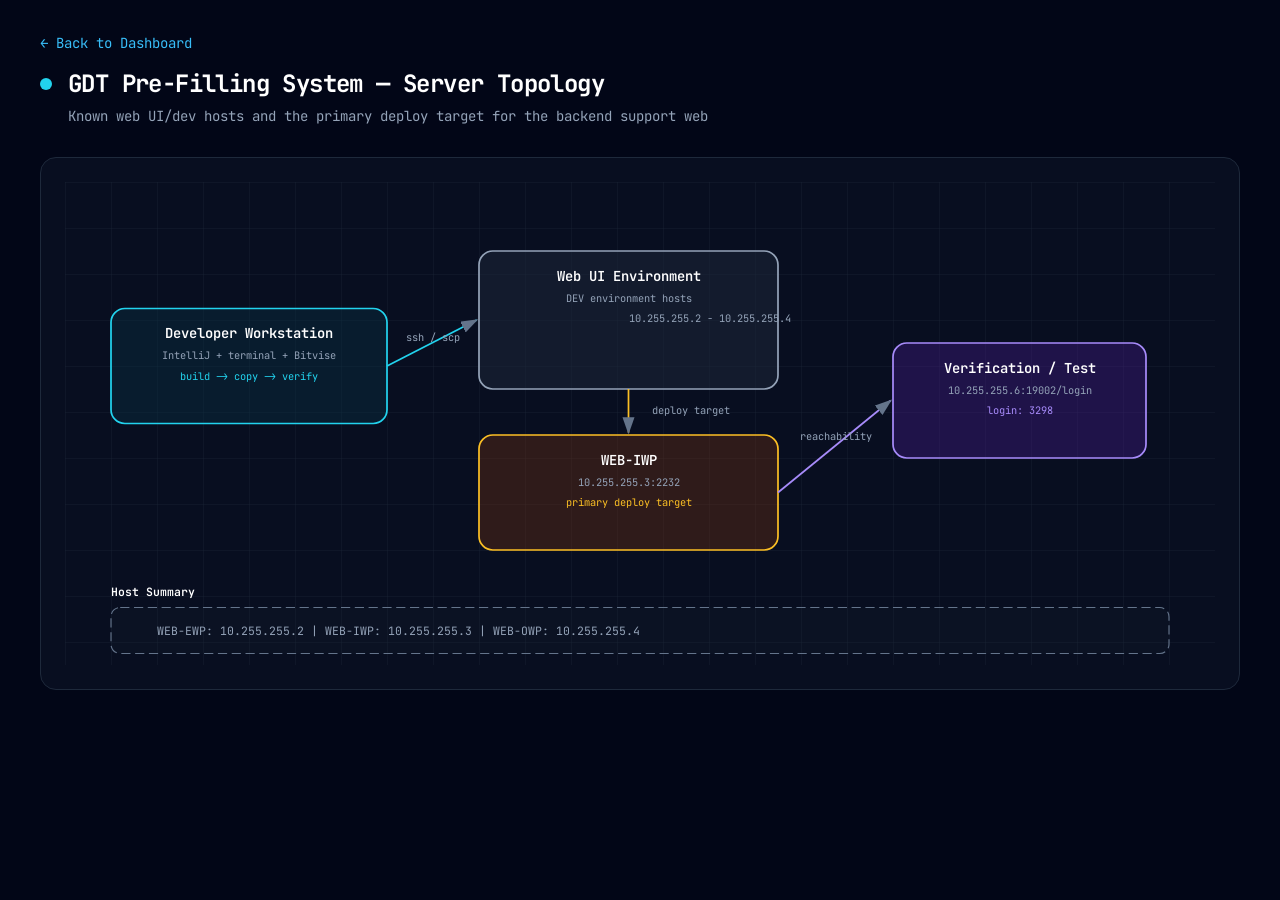
<file: diagrams/server-topology.html>
<!DOCTYPE html>
<html lang="en">
<head>
  <meta charset="UTF-8">
  <meta name="viewport" content="width=device-width, initial-scale=1.0">
  <title>GDT Pre-Filling System — Server Topology</title>
  <link href="https://fonts.googleapis.com/css2?family=JetBrains+Mono:wght@400;500;600;700&display=swap" rel="stylesheet">
  <style>
    * { margin: 0; padding: 0; box-sizing: border-box; }
    body { font-family: 'JetBrains Mono', monospace; background: #020617; min-height: 100vh; padding: 2rem; color: white; }
    .container { max-width: 1200px; margin: 0 auto; }
    .header { margin-bottom: 2rem; }
    .header-row { display: flex; align-items: center; gap: 1rem; margin-bottom: 0.5rem; }
    .pulse-dot { width: 12px; height: 12px; background: #22d3ee; border-radius: 50%; animation: pulse 2s infinite; }
    @keyframes pulse { 0%, 100% { opacity: 1; } 50% { opacity: 0.5; } }
    h1 { font-size: 1.5rem; font-weight: 700; letter-spacing: -0.025em; }
    .subtitle { color: #94a3b8; font-size: 0.875rem; margin-left: 1.75rem; }
    .diagram-container { background: rgba(15,23,42,0.5); border-radius: 1rem; border: 1px solid #1e293b; padding: 1.5rem; overflow-x: auto; margin-bottom: 2rem; }
    svg { width: 100%; min-width: 1000px; display: block; }
    .nav-back { color: #38bdf8; text-decoration: none; font-size: 0.875rem; margin-bottom: 1rem; display: inline-block; }
    .nav-back:hover { text-decoration: underline; }
  </style>
</head>
<body>
  <div class="container">
    <a class="nav-back" href="../index.html">← Back to Dashboard</a>
    <div class="header">
      <div class="header-row">
        <div class="pulse-dot"></div>
        <h1>GDT Pre-Filling System — Server Topology</h1>
      </div>
      <p class="subtitle">Known web UI/dev hosts and the primary deploy target for the backend support web</p>
    </div>
    <div class="diagram-container">
      <svg viewBox="0 0 1000 420">
        <defs>
          <marker id="arrowhead" markerWidth="10" markerHeight="7" refX="9" refY="3.5" orient="auto">
            <polygon points="0 0, 10 3.5, 0 7" fill="#64748b" />
          </marker>
          <pattern id="grid" width="40" height="40" patternUnits="userSpaceOnUse">
            <path d="M 40 0 L 0 0 0 40" fill="none" stroke="#1e293b" stroke-width="0.5"/>
          </pattern>
        </defs>
        <rect width="100%" height="100%" fill="url(#grid)" />

        <rect x="40" y="110" width="240" height="100" rx="12" fill="rgba(8,51,68,0.4)" stroke="#22d3ee" stroke-width="1.5"/>
        <text x="160" y="136" fill="white" font-size="12" font-weight="600" text-anchor="middle">Developer Workstation</text>
        <text x="160" y="154" fill="#94a3b8" font-size="9" text-anchor="middle">IntelliJ + terminal + Bitvise</text>
        <text x="160" y="172" fill="#22d3ee" font-size="9" text-anchor="middle">build -> copy -> verify</text>

        <rect x="360" y="60" width="260" height="120" rx="12" fill="rgba(30,41,59,0.5)" stroke="#94a3b8" stroke-width="1.5"/>
        <text x="490" y="86" fill="white" font-size="12" font-weight="600" text-anchor="middle">Web UI Environment</text>
        <text x="490" y="104" fill="#94a3b8" font-size="9" text-anchor="middle">DEV environment hosts</text>
        <text x="490" y="122" fill="#94a3b8" font-size="9">10.255.255.2 - 10.255.255.4</text>

        <rect x="360" y="220" width="260" height="100" rx="12" fill="rgba(120,53,15,0.35)" stroke="#fbbf24" stroke-width="1.5"/>
        <text x="490" y="246" fill="white" font-size="12" font-weight="600" text-anchor="middle">WEB-IWP</text>
        <text x="490" y="264" fill="#94a3b8" font-size="9" text-anchor="middle">10.255.255.3:2232</text>
        <text x="490" y="282" fill="#fbbf24" font-size="9" text-anchor="middle">primary deploy target</text>

        <rect x="720" y="140" width="220" height="100" rx="12" fill="rgba(76,29,149,0.35)" stroke="#a78bfa" stroke-width="1.5"/>
        <text x="830" y="166" fill="white" font-size="12" font-weight="600" text-anchor="middle">Verification / Test</text>
        <text x="830" y="184" fill="#94a3b8" font-size="9" text-anchor="middle">10.255.255.6:19002/login</text>
        <text x="830" y="202" fill="#a78bfa" font-size="9" text-anchor="middle">login: 3298</text>

        <line x1="280" y1="160" x2="358" y2="120" stroke="#22d3ee" stroke-width="1.5" marker-end="url(#arrowhead)"/>
        <text x="320" y="138" fill="#94a3b8" font-size="9" text-anchor="middle">ssh / scp</text>

        <line x1="490" y1="180" x2="490" y2="218" stroke="#fbbf24" stroke-width="1.5" marker-end="url(#arrowhead)"/>
        <text x="510" y="202" fill="#94a3b8" font-size="9">deploy target</text>

        <line x1="620" y1="270" x2="718" y2="190" stroke="#a78bfa" stroke-width="1.5" marker-end="url(#arrowhead)"/>
        <text x="670" y="224" fill="#94a3b8" font-size="9" text-anchor="middle">reachability</text>

        <text x="40" y="360" fill="white" font-size="10" font-weight="600">Host Summary</text>
        <rect x="40" y="370" width="920" height="40" rx="8" fill="rgba(30,41,59,0.15)" stroke="#64748b" stroke-width="1" stroke-dasharray="8,4"/>
        <text x="80" y="394" fill="#94a3b8" font-size="10">WEB-EWP: 10.255.255.2 | WEB-IWP: 10.255.255.3 | WEB-OWP: 10.255.255.4</text>
      </svg>
    </div>
  </div>
</body>
</html>
</file>
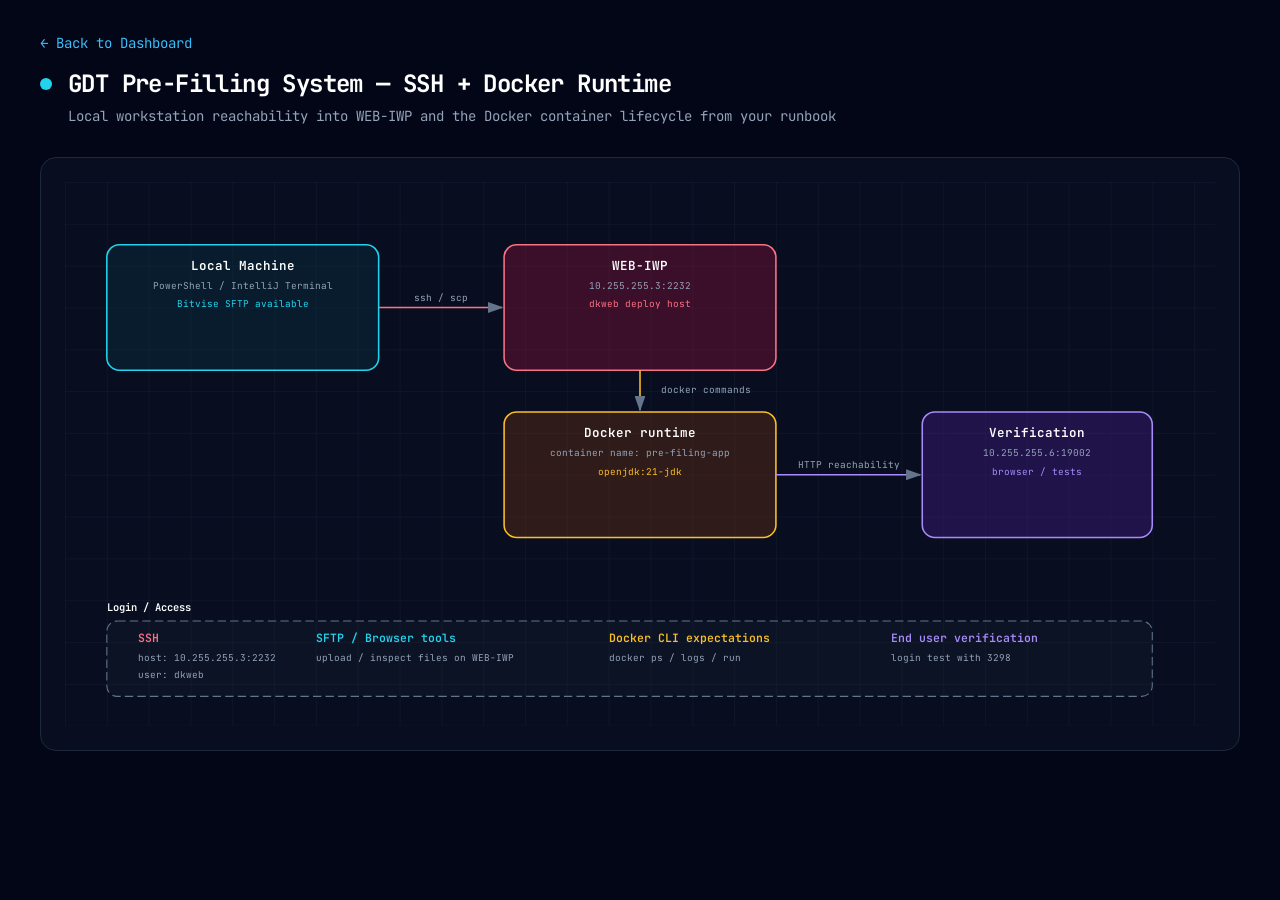
<file: diagrams/ssh-docker-runtime.html>
<!DOCTYPE html>
<html lang="en">
<head>
  <meta charset="UTF-8">
  <meta name="viewport" content="width=device-width, initial-scale=1.0">
  <title>GDT Pre-Filling System — SSH + Docker Runtime</title>
  <link href="https://fonts.googleapis.com/css2?family=JetBrains+Mono:wght@400;500;600;700&display=swap" rel="stylesheet">
  <style>
    * { margin: 0; padding: 0; box-sizing: border-box; }
    body { font-family: 'JetBrains Mono', monospace; background: #020617; min-height: 100vh; padding: 2rem; color: white; }
    .container { max-width: 1200px; margin: 0 auto; }
    .header { margin-bottom: 2rem; }
    .header-row { display: flex; align-items: center; gap: 1rem; margin-bottom: 0.5rem; }
    .pulse-dot { width: 12px; height: 12px; background: #22d3ee; border-radius: 50%; animation: pulse 2s infinite; }
    @keyframes pulse { 0%, 100% { opacity: 1; } 50% { opacity: 0.5; } }
    h1 { font-size: 1.5rem; font-weight: 700; letter-spacing: -0.025em; }
    .subtitle { color: #94a3b8; font-size: 0.875rem; margin-left: 1.75rem; }
    .diagram-container { background: rgba(15,23,42,0.5); border-radius: 1rem; border: 1px solid #1e293b; padding: 1.5rem; overflow-x: auto; margin-bottom: 2rem; }
    svg { width: 100%; min-width: 1100px; display: block; }
    .nav-back { color: #38bdf8; text-decoration: none; font-size: 0.875rem; margin-bottom: 1rem; display: inline-block; }
    .nav-back:hover { text-decoration: underline; }
  </style>
</head>
<body>
  <div class="container">
    <a class="nav-back" href="../index.html">← Back to Dashboard</a>
    <div class="header">
      <div class="header-row">
        <div class="pulse-dot"></div>
        <h1>GDT Pre-Filling System — SSH + Docker Runtime</h1>
      </div>
      <p class="subtitle">Local workstation reachability into WEB-IWP and the Docker container lifecycle from your runbook</p>
    </div>
    <div class="diagram-container">
      <svg viewBox="0 0 1100 520">
        <defs>
          <marker id="arrowhead" markerWidth="10" markerHeight="7" refX="9" refY="3.5" orient="auto">
            <polygon points="0 0, 10 3.5, 0 7" fill="#64748b" />
          </marker>
          <marker id="arrowhead-success" markerWidth="10" markerHeight="7" refX="9" refY="3.5" orient="auto">
            <polygon points="0 0, 10 3.5, 0 7" fill="#34d399" />
          </marker>
          <pattern id="grid" width="40" height="40" patternUnits="userSpaceOnUse">
            <path d="M 40 0 L 0 0 0 40" fill="none" stroke="#1e293b" stroke-width="0.5"/>
          </pattern>
        </defs>
        <rect width="100%" height="100%" fill="url(#grid)" />

        <rect x="40" y="60" width="260" height="120" rx="12" fill="rgba(8,51,68,0.4)" stroke="#22d3ee" stroke-width="1.5"/>
        <text x="170" y="84" fill="white" font-size="12" font-weight="600" text-anchor="middle">Local Machine</text>
        <text x="170" y="102" fill="#94a3b8" font-size="9" text-anchor="middle">PowerShell / IntelliJ Terminal</text>
        <text x="170" y="120" fill="#22d3ee" font-size="9" text-anchor="middle">Bitvise SFTP available</text>

        <rect x="420" y="60" width="260" height="120" rx="12" fill="rgba(136,19,55,0.4)" stroke="#fb7185" stroke-width="1.5"/>
        <text x="550" y="84" fill="white" font-size="12" font-weight="600" text-anchor="middle">WEB-IWP</text>
        <text x="550" y="102" fill="#94a3b8" font-size="9" text-anchor="middle">10.255.255.3:2232</text>
        <text x="550" y="120" fill="#fb7185" font-size="9" text-anchor="middle">dkweb deploy host</text>

        <rect x="420" y="220" width="260" height="120" rx="12" fill="rgba(120,53,15,0.35)" stroke="#fbbf24" stroke-width="1.5"/>
        <text x="550" y="244" fill="white" font-size="12" font-weight="600" text-anchor="middle">Docker runtime</text>
        <text x="550" y="262" fill="#94a3b8" font-size="9" text-anchor="middle">container name: pre-filing-app</text>
        <text x="550" y="280" fill="#fbbf24" font-size="9" text-anchor="middle">openjdk:21-jdk</text>

        <rect x="820" y="220" width="220" height="120" rx="12" fill="rgba(76,29,149,0.35)" stroke="#a78bfa" stroke-width="1.5"/>
        <text x="930" y="244" fill="white" font-size="12" font-weight="600" text-anchor="middle">Verification</text>
        <text x="930" y="262" fill="#94a3b8" font-size="9" text-anchor="middle">10.255.255.6:19002</text>
        <text x="930" y="280" fill="#a78bfa" font-size="9" text-anchor="middle">browser / tests</text>

        <line x1="300" y1="120" x2="418" y2="120" stroke="#fb7185" stroke-width="1.5" marker-end="url(#arrowhead)"/>
        <text x="360" y="114" fill="#94a3b8" font-size="9" text-anchor="middle">ssh / scp</text>

        <line x1="550" y1="180" x2="550" y2="218" stroke="#fbbf24" stroke-width="1.5" marker-end="url(#arrowhead)"/>
        <text x="570" y="202" fill="#94a3b8" font-size="9">docker commands</text>

        <line x1="680" y1="280" x2="818" y2="280" stroke="#a78bfa" stroke-width="1.5" marker-end="url(#arrowhead)"/>
        <text x="750" y="274" fill="#94a3b8" font-size="9" text-anchor="middle">HTTP reachability</text>

        <text x="40" y="410" fill="white" font-size="10" font-weight="600">Login / Access</text>
        <rect x="40" y="420" width="1000" height="72" rx="10" fill="rgba(30,41,59,0.2)" stroke="#64748b" stroke-width="1" stroke-dasharray="8,4"/>
        <text x="70" y="440" fill="#fb7185" font-size="11" font-weight="600">SSH</text>
        <text x="70" y="458" fill="#94a3b8" font-size="9">host: 10.255.255.3:2232</text>
        <text x="70" y="474" fill="#94a3b8" font-size="9">user: dkweb</text>
        <text x="240" y="440" fill="#22d3ee" font-size="11" font-weight="600">SFTP / Browser tools</text>
        <text x="240" y="458" fill="#94a3b8" font-size="9">upload / inspect files on WEB-IWP</text>
        <text x="520" y="440" fill="#fbbf24" font-size="11" font-weight="600">Docker CLI expectations</text>
        <text x="520" y="458" fill="#94a3b8" font-size="9">docker ps / logs / run</text>
        <text x="790" y="440" fill="#a78bfa" font-size="11" font-weight="600">End user verification</text>
        <text x="790" y="458" fill="#94a3b8" font-size="9">login test with 3298</text>
      </svg>
    </div>
  </div>
</body>
</html>
</file>
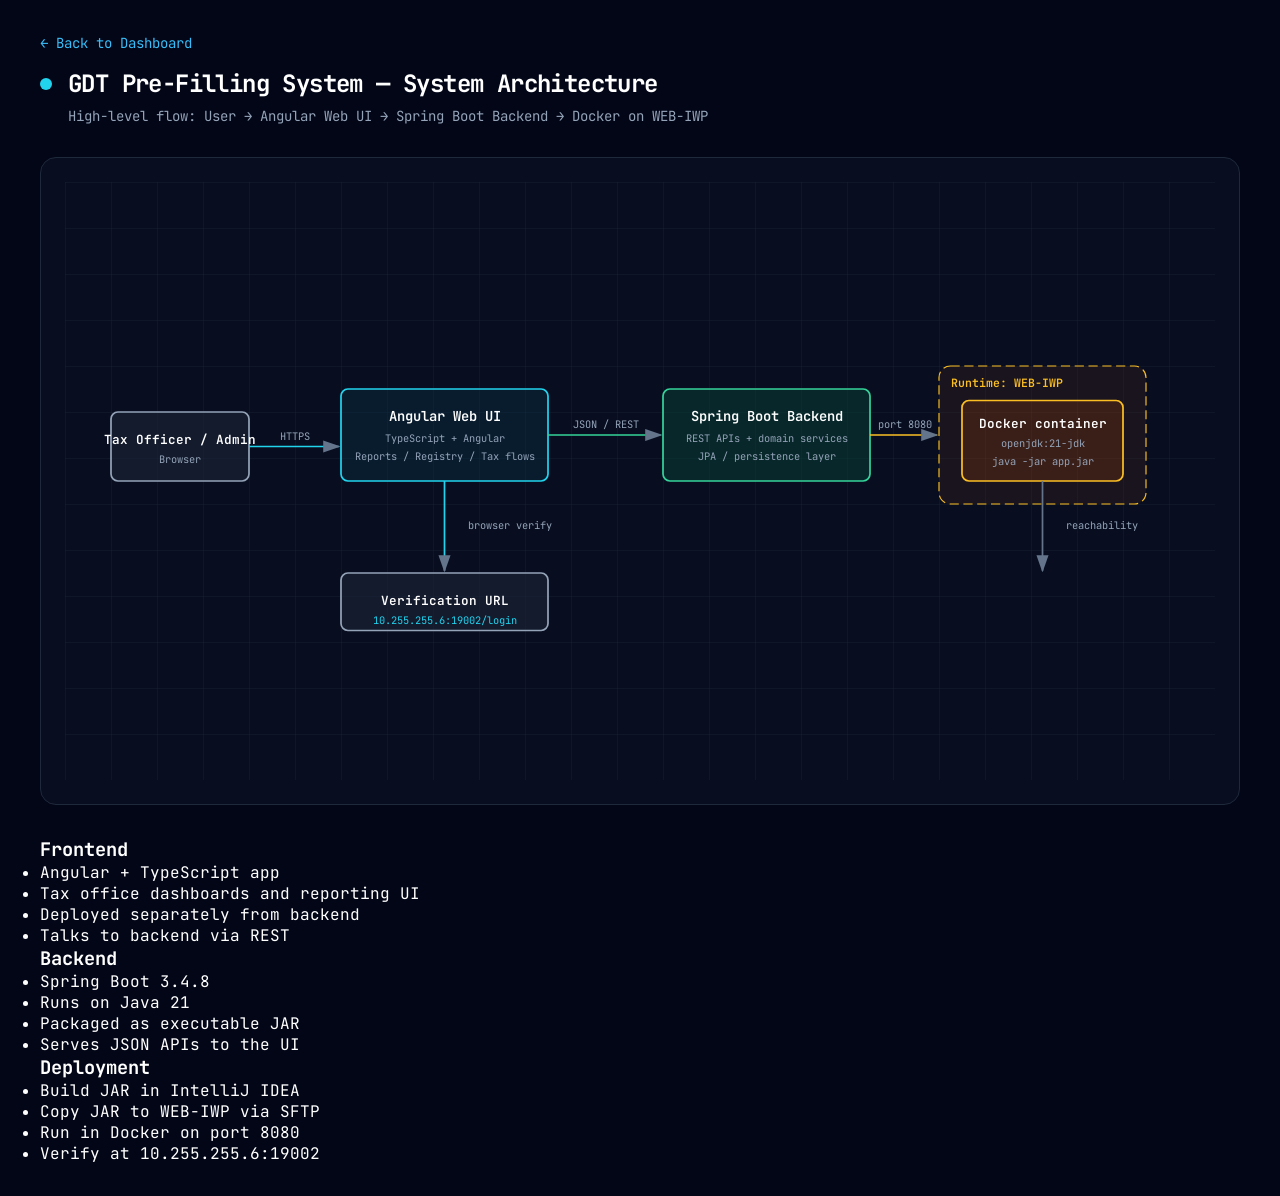
<file: diagrams/system-architecture.html>
<!DOCTYPE html>
<html lang="en">
<head>
  <meta charset="UTF-8">
  <meta name="viewport" content="width=device-width, initial-scale=1.0">
  <title>GDT Pre-Filling System — Architecture</title>
  <link href="https://fonts.googleapis.com/css2?family=JetBrains+Mono:wght@400;500;600;700&display=swap" rel="stylesheet">
  <style>
    * { margin: 0; padding: 0; box-sizing: border-box; }
    body {
      font-family: 'JetBrains Mono', monospace;
      background: #020617;
      min-height: 100vh;
      padding: 2rem;
      color: white;
    }
    .container { max-width: 1200px; margin: 0 auto; }
    .header { margin-bottom: 2rem; }
    .header-row { display: flex; align-items: center; gap: 1rem; margin-bottom: 0.5rem; }
    .pulse-dot { width: 12px; height: 12px; background: #22d3ee; border-radius: 50%; animation: pulse 2s infinite; }
    @keyframes pulse { 0%, 100% { opacity: 1; } 50% { opacity: 0.5; } }
    h1 { font-size: 1.5rem; font-weight: 700; letter-spacing: -0.025em; }
    .subtitle { color: #94a3b8; font-size: 0.875rem; margin-left: 1.75rem; }
    .diagram-container {
      background: rgba(15, 23, 42, 0.5);
      border-radius: 1rem;
      border: 1px solid #1e293b;
      padding: 1.5rem;
      overflow-x: auto;
      margin-bottom: 2rem;
    }
    svg { width: 100%; min-width: 900px; display: block; }
    .nav-back { color: #38bdf8; text-decoration: none; font-size: 0.875rem; margin-bottom: 1rem; display: inline-block; }
    .nav-back:hover { text-decoration: underline; }
  </style>
</head>
<body>
  <div class="container">
    <a class="nav-back" href="../index.html">← Back to Dashboard</a>

    <!-- Header -->
    <div class="header">
      <div class="header-row">
        <div class="pulse-dot"></div>
        <h1>GDT Pre-Filling System — System Architecture</h1>
      </div>
      <p class="subtitle">High-level flow: User → Angular Web UI → Spring Boot Backend → Docker on WEB-IWP</p>
    </div>

    <!-- Main Diagram -->
    <div class="diagram-container">
      <svg viewBox="0 0 1000 520">
        <defs>
          <marker id="arrowhead" markerWidth="10" markerHeight="7" refX="9" refY="3.5" orient="auto">
            <polygon points="0 0, 10 3.5, 0 7" fill="#64748b" />
          </marker>
          <pattern id="grid" width="40" height="40" patternUnits="userSpaceOnUse">
            <path d="M 40 0 L 0 0 0 40" fill="none" stroke="#1e293b" stroke-width="0.5"/>
          </pattern>
        </defs>

        <!-- Background -->
        <rect width="100%" height="100%" fill="url(#grid)" />

        <!-- User / Browser -->
        <rect x="40" y="200" width="120" height="60" rx="6" fill="rgba(30, 41, 59, 0.5)" stroke="#94a3b8" stroke-width="1.5"/>
        <text x="100" y="228" fill="white" font-size="11" font-weight="600" text-anchor="middle">Tax Officer / Admin</text>
        <text x="100" y="244" fill="#94a3b8" font-size="9" text-anchor="middle">Browser</text>

        <!-- Angular Frontend -->
        <rect x="240" y="180" width="180" height="80" rx="6" fill="rgba(8, 51, 68, 0.4)" stroke="#22d3ee" stroke-width="1.5"/>
        <text x="330" y="208" fill="white" font-size="12" font-weight="600" text-anchor="middle">Angular Web UI</text>
        <text x="330" y="226" fill="#94a3b8" font-size="9" text-anchor="middle">TypeScript + Angular</text>
        <text x="330" y="242" fill="#94a3b8" font-size="9" text-anchor="middle">Reports / Registry / Tax flows</text>

        <!-- Spring Boot Backend -->
        <rect x="520" y="180" width="180" height="80" rx="6" fill="rgba(6, 78, 59, 0.4)" stroke="#34d399" stroke-width="1.5"/>
        <text x="610" y="208" fill="white" font-size="12" font-weight="600" text-anchor="middle">Spring Boot Backend</text>
        <text x="610" y="226" fill="#94a3b8" font-size="9" text-anchor="middle">REST APIs + domain services</text>
        <text x="610" y="242" fill="#94a3b8" font-size="9" text-anchor="middle">JPA / persistence layer</text>

        <!-- Docker runtime box -->
        <rect x="760" y="160" width="180" height="120" rx="10" fill="rgba(120, 53, 15, 0.15)" stroke="#fbbf24" stroke-width="1" stroke-dasharray="8,4"/>
        <text x="770" y="178" fill="#fbbf24" font-size="10" font-weight="600">Runtime: WEB-IWP</text>

        <!-- Docker container -->
        <rect x="780" y="190" width="140" height="70" rx="6" fill="rgba(120, 53, 15, 0.35)" stroke="#fbbf24" stroke-width="1.5"/>
        <text x="850" y="214" fill="white" font-size="11" font-weight="600" text-anchor="middle">Docker container</text>
        <text x="850" y="230" fill="#94a3b8" font-size="9" text-anchor="middle">openjdk:21-jdk</text>
        <text x="850" y="246" fill="#94a3b8" font-size="9" text-anchor="middle">java -jar app.jar</text>

        <!-- Test URL box -->
        <rect x="240" y="340" width="180" height="50" rx="6" fill="rgba(30, 41, 59, 0.5)" stroke="#94a3b8" stroke-width="1.5"/>
        <text x="330" y="368" fill="white" font-size="11" font-weight="600" text-anchor="middle">Verification URL</text>
        <text x="330" y="384" fill="#22d3ee" font-size="9" text-anchor="middle">10.255.255.6:19002/login</text>

        <!-- Arrows -->
        <line x1="160" y1="230" x2="238" y2="230" stroke="#22d3ee" stroke-width="1.5" marker-end="url(#arrowhead)"/>
        <text x="200" y="224" fill="#94a3b8" font-size="9" text-anchor="middle">HTTPS</text>

        <line x1="420" y1="220" x2="518" y2="220" stroke="#34d399" stroke-width="1.5" marker-end="url(#arrowhead)"/>
        <text x="470" y="214" fill="#94a3b8" font-size="9" text-anchor="middle">JSON / REST</text>

        <line x1="700" y1="220" x2="758" y2="220" stroke="#fbbf24" stroke-width="1.5" marker-end="url(#arrowhead)"/>
        <text x="730" y="214" fill="#94a3b8" font-size="9" text-anchor="middle">port 8080</text>

        <line x1="850" y1="260" x2="850" y2="338" stroke="#64748b" stroke-width="1.5" marker-end="url(#arrowhead)"/>
        <text x="870" y="302" fill="#94a3b8" font-size="9">reachability</text>

        <line x1="330" y1="260" x2="330" y2="338" stroke="#22d3ee" stroke-width="1.5" marker-end="url(#arrowhead)"/>
        <text x="350" y="302" fill="#94a3b8" font-size="9">browser verify</text>
      </svg>
    </div>

    <!-- Info Cards -->
    <div class="cards">
      <div class="card">
        <div class="card-header">
          <div class="card-dot cyan"></div>
          <h3>Frontend</h3>
        </div>
        <ul>
          <li>Angular + TypeScript app</li>
          <li>Tax office dashboards and reporting UI</li>
          <li>Deployed separately from backend</li>
          <li>Talks to backend via REST</li>
        </ul>
      </div>

      <div class="card">
        <div class="card-header">
          <div class="card-dot emerald"></div>
          <h3>Backend</h3>
        </div>
        <ul>
          <li>Spring Boot 3.4.8</li>
          <li>Runs on Java 21</li>
          <li>Packaged as executable JAR</li>
          <li>Serves JSON APIs to the UI</li>
        </ul>
      </div>

      <div class="card">
        <div class="card-header">
          <div class="card-dot amber"></div>
          <h3>Deployment</h3>
        </div>
        <ul>
          <li>Build JAR in IntelliJ IDEA</li>
          <li>Copy JAR to WEB-IWP via SFTP</li>
          <li>Run in Docker on port 8080</li>
          <li>Verify at 10.255.255.6:19002</li>
        </ul>
      </div>
    </div>
  </div>
</body>
</html>
</file>
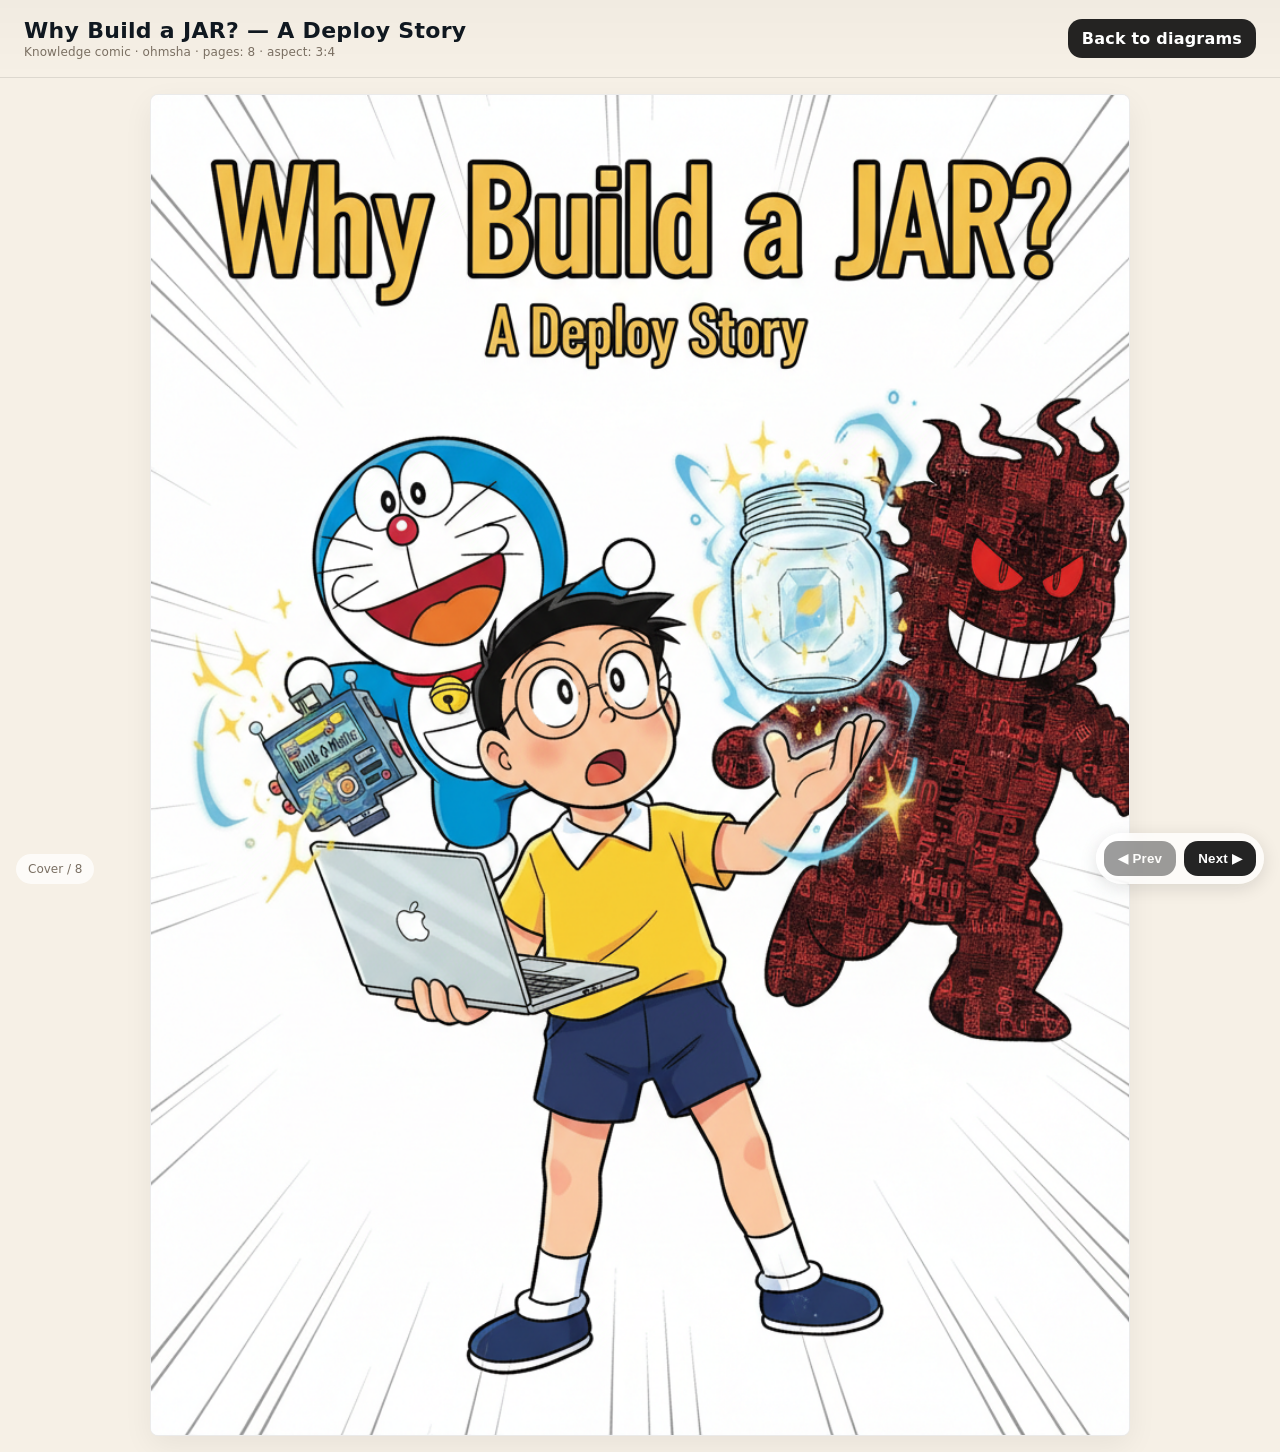
<file: article-illustrations/comic/baitpfv-jar-story/comic.html>
<!DOCTYPE html>
<html lang="en">
<head>
  <meta charset="utf-8" />
  <meta name="viewport" content="width=device-width, initial-scale=1" />
  <title>Why Build a JAR? — Comic</title>
  <style>
    :root {
      --ink: #101820;
      --paper: #f6f0e6;
      --rule: #2a2a2a;
      --accent: #c9302c;
      --muted: #7a6f62;
    }

    * { box-sizing: border-box; }

    html, body {
      margin: 0;
      padding: 0;
      background: var(--paper);
      color: var(--ink);
      font-family: ui-sans-serif, system-ui, -apple-system, "Segoe UI", Roboto, "Helvetica Neue", Arial, "Noto Sans", sans-serif;
    }

    header {
      display: flex;
      align-items: center;
      justify-content: space-between;
      gap: 16px;
      padding: 18px 24px;
      border-bottom: 1px solid rgba(10, 10, 10, 0.08);
      background: linear-gradient(180deg, rgba(0, 0, 0, 0.02), rgba(0, 0, 0, 0));
      position: sticky;
      top: 0;
    }

    header .title {
      display: grid;
      gap: 2px;
    }

    header .title h1 {
      margin: 0;
      font-size: clamp(16px, 2vw, 22px);
      letter-spacing: 0.3px;
      font-weight: 700;
    }

    header .title .meta {
      margin: 0;
      font-size: 12px;
      color: var(--muted);
      letter-spacing: 0.1px;
    }

    header actions {
      display: flex;
      align-items: center;
      gap: 8px;
    }

    nav {
      position: fixed;
      right: 16px;
      bottom: 16px;
      display: flex;
      gap: 8px;
      z-index: 50;
      background: rgba(255, 255, 255, 0.72);
      backdrop-filter: blur(6px);
      -webkit-backdrop-filter: blur(6px);
      padding: 8px;
      border-radius: 999px;
      box-shadow: 0 4px 18px rgba(15, 15, 15, 0.12);
    }

    .page-num {
      position: fixed;
      left: 16px;
      bottom: 16px;
      background: rgba(255, 255, 255, 0.72);
      backdrop-filter: blur(6px);
      -webkit-backdrop-filter: blur(6px);
      padding: 8px 12px;
      border-radius: 999px;
      font-size: 12px;
      color: var(--muted);
      z-index: 50;
    }

    main {
      padding: 16px;
      display: grid;
      gap: 4px;
      place-items: center;
    }

    figure {
      margin: 0;
      padding: 0;
      display: grid;
      place-items: center;
      width: 100%;
      max-width: 980px;
      background: #fff;
      border: 1px solid rgba(10, 10, 10, 0.08);
      border-radius: 8px;
      overflow: hidden;
      box-shadow: 0 10px 30px rgba(10, 10, 10, 0.06);
    }

    figure img {
      display: block;
      width: 100%;
      height: auto;
    }

    .skip {
      position: absolute;
      top: auto;
      left: -9999px;
      width: 1px;
      height: 1px;
      overflow: hidden;
    }

    button, a.btn {
      border: 0;
      background: rgba(18, 18, 18, 0.92);
      color: #fff;
      padding: 10px 14px;
      border-radius: 14px;
      cursor: pointer;
      text-decoration: none;
      font-weight: 600;
      letter-spacing: 0.2px;
    }

    button:hover, a.btn:hover { background: rgba(18, 18, 18, 0.97); }

    a.btn:disabled, button:disabled {
      opacity: 0.45;
      cursor: not-allowed;
      pointer-events: none;
    }

    @media (max-width: 480px) {
      nav { right: 10px; bottom: 10px; }
    }
  </style>
</head>
<body>
  <header>
    <div class="title">
      <h1>Why Build a JAR? — A Deploy Story</h1>
      <p class="meta">Knowledge comic · ohmsha · pages: 8 · aspect: 3:4</p>
    </div>
    <div actions>
      <a class="btn" href="../../diagrams.html">Back to diagrams</a>
    </div>
  </header>

  <a class="skip" href="#comic-main">Skip to comic</a>

  <main id="comic-main">
    <figure id="page-frame">
      <img id="page-img" src="comic/baitpfv-jar-story/00-cover-baitpfv-jar-story.png" alt="Cover" />
    </figure>
  </main>

  <div class="page-num" id="page-num">Cover / 8</div>

  <nav aria-label="Comic pages">
    <button id="prev" type="button">◀ Prev</button>
    <button id="next" type="button">Next ▶</button>
  </nav>

  <script>
    const pages = [
      { file: '00-cover-baitpfv-jar-story.png', label: 'Cover' },
      { file: '01-page-baitpfv-jar-story.png', label: '1 — Source code won’t run on the server' },
      { file: '02-page-baitpfv-jar-story.png', label: '2 — JAR = packaged everything' },
      { file: '03-page-baitpfv-jar-story.png', label: '3 — IDE build does 4 steps' },
      { file: '04-page-baitpfv-jar-story.png', label: '4 — IDE vs CLI, same destination' },
      { file: '05-page-baitpfv-jar-story.png', label: '5 — Full deploy workflow' },
      { file: '06-page-baitpfv-jar-story.png', label: '6 — What if you skip build?' },
      { file: '07-page-baitpfv-jar-story.png', label: '7 — Docker container needs JAR' },
      { file: '08-page-baitpfv-jar-story.png', label: '8 — Success and summary' }
    ];

    const img = document.getElementById('page-img');
    const counter = document.getElementById('page-num');
    const prevBtn = document.getElementById('prev');
    const nextBtn = document.getElementById('next');

    let current = 0;

    function render() {
      const page = pages[current];
      img.src = page.file;
      img.alt = page.label;
      counter.textContent = (current === 0 ? 'Cover / 8' : `Page ${current} / 8`);
      prevBtn.disabled = current === 0;
      nextBtn.disabled = current === pages.length - 1;
    }

    prevBtn.addEventListener('click', () => {
      if (current > 0) {
        current -= 1;
        render();
        document.getElementById('page-frame').scrollIntoView({ behavior: 'smooth', block: 'start' });
      }
    });

    nextBtn.addEventListener('click', () => {
      if (current < pages.length - 1) {
        current += 1;
        render();
        document.getElementById('page-frame').scrollIntoView({ behavior: 'smooth', block: 'start' });
      }
    });

    window.addEventListener('keydown', (event) => {
      if (event.key === 'ArrowLeft') prevBtn.click();
      if (event.key === 'ArrowRight') nextBtn.click();
    });

    render();
  </script>
</body>
</html>
</file>
<file: style-dashboard.css>
:root {
  --bg: #faf7f2;
  --surface: #ffffff;
  --text: #1f1f1f;
  --muted: #6b6b6b;
  --accent: #34d399;
  --accent-2: #22d3ee;
  --accent-3: #fbbf24;
  --border: #e5e0d8;
  --shadow: 0 10px 30px rgba(0,0,0,0.06);
  --radius: 18px;
}

* { box-sizing: border-box; }

html, body {
  margin: 0;
  padding: 0;
  background: var(--bg);
  color: var(--text);
  font-family: ui-sans-serif, system-ui, -apple-system, "Segoe UI", Roboto, "Helvetica Neue", Arial;
  line-height: 1.6;
}

/* Top nav */
.topnav {
  position: sticky;
  top: 0;
  z-index: 50;
  display: flex;
  align-items: center;
  justify-content: space-between;
  padding: 14px 24px;
  background: rgba(255,255,255,0.92);
  backdrop-filter: blur(10px);
  border-bottom: 1px solid var(--border);
}

.brand {
  font-weight: 800;
  letter-spacing: 0.3px;
  color: var(--text);
}

.nav-links a {
  color: var(--muted);
  text-decoration: none;
  margin-left: 18px;
  font-weight: 500;
  transition: color 0.2s;
}
.nav-links a:hover { color: var(--text); }

/* Hero */
.hero {
  position: relative;
  text-align: center;
  padding: 64px 24px 48px;
  overflow: hidden;
}
.hero h1 {
  font-size: clamp(28px, 4vw, 48px);
  margin: 0 0 10px;
  color: var(--text);
}
.subtitle {
  color: var(--muted);
  max-width: 640px;
  margin: 0 auto 16px;
}

.badge {
  display: inline-block;
  margin: 6px;
  padding: 6px 12px;
  border-radius: 999px;
  background: #f3efe8;
  color: #5a5a5a;
  font-size: 13px;
  font-weight: 600;
  border: 1px solid #e5dfd6;
}

/* Layout */
.container {
  max-width: 1200px;
  margin: 0 auto;
  padding: 24px;
}

.section {
  margin-bottom: 28px;
  padding: 18px;
  background: #ffffff;
  border: 1px solid #e8e3db;
  border-radius: var(--radius);
  box-shadow: var(--shadow);
}

.section h2 {
  margin-top: 0;
  font-size: 22px;
  color: var(--text);
}

/* Big picture cards */
.cards {
  display: grid;
  grid-template-columns: repeat(auto-fit, minmax(220px, 1fr));
  gap: 14px;
  margin-top: 12px;
}

.card {
  background: #fff;
  border: 1px solid #e8e3db;
  border-radius: var(--radius);
  padding: 16px;
  transition: transform 0.2s, box-shadow 0.2s, border-color 0.2s;
}
.card:hover {
  border-color: #d9d2c7;
  transform: translateY(-2px);
  box-shadow: 0 14px 40px rgba(0,0,0,0.08);
}
.card .icon { font-size: 22px; }
.card h3 {
  margin: 6px 0 6px;
  font-size: 16px;
  color: var(--text);
}
.card p {
  margin: 0;
  color: var(--muted);
  font-size: 14px;
}

/* Modules */
.module-grid {
  display: grid;
  grid-template-columns: repeat(auto-fit, minmax(220px, 1fr));
  gap: 14px;
  margin-top: 12px;
}
.module {
  background: #fff;
  border: 1px solid #e8e3db;
  border-radius: var(--radius);
  padding: 14px;
}
.module h3 {
  margin: 0 0 6px;
  font-size: 15px;
  color: var(--text);
}
.module p {
  margin: 0;
  color: var(--muted);
  font-size: 13px;
}

/* Diagram links */
.diagram-grid {
  display: grid;
  grid-template-columns: repeat(auto-fit, minmax(220px, 1fr));
  gap: 14px;
  margin-top: 12px;
}
.diagram-card {
  background: #fff;
  border: 1px solid #e8e3db;
  border-radius: var(--radius);
  padding: 14px;
  text-decoration: none;
  color: inherit;
  display: block;
}
.diagram-card:hover {
  border-color: #d9d2c7;
  box-shadow: 0 14px 40px rgba(0,0,0,0.08);
}
.diagram-card h3 {
  margin: 0 0 6px;
  font-size: 15px;
  color: var(--text);
}
.diagram-card p {
  margin: 0;
  color: var(--muted);
  font-size: 13px;
}
.diagram-card .tag {
  margin-top: 10px;
  display: inline-block;
  font-size: 12px;
  padding: 4px 10px;
  border-radius: 999px;
  background: #f3efe8;
  color: #5a5a5a;
  border: 1px solid #e5dfd6;
}

/* Deploy checklist */
.checklist {
  display: grid;
  grid-template-columns: repeat(auto-fit, minmax(240px, 1fr));
  gap: 10px;
  margin-top: 10px;
}
.check-item {
  display: flex;
  align-items: center;
  gap: 10px;
  background: #fff;
  border: 1px solid #e8e3db;
  border-radius: 12px;
  padding: 10px;
  font-size: 14px;
  cursor: pointer;
  color: var(--text);
}
.check-item input {
  width: 18px;
  height: 18px;
  accent-color: var(--accent);
}

/* Wiki links */
.wiki-grid {
  display: grid;
  grid-template-columns: repeat(auto-fit, minmax(220px, 1fr));
  gap: 14px;
  margin-top: 10px;
}
.wiki-card {
  background: #fff;
  border: 1px solid #e8e3db;
  border-radius: var(--radius);
  padding: 14px;
}
.wiki-card h3 {
  margin: 0 0 6px;
  font-size: 15px;
  color: var(--text);
}
.wiki-card p {
  margin: 0 0 8px;
  color: var(--muted);
  font-size: 13px;
}
.link {
  display: inline-block;
  margin-top: 4px;
  margin-right: 8px;
  color: #4a4a4a;
  text-decoration: none;
  border-bottom: 1px solid #d9d2c7;
  font-size: 13px;
}
.link:hover {
  color: var(--text);
  border-bottom-color: var(--text);
}

/* Footer */
.footer {
  text-align: center;
  padding: 24px;
  color: var(--muted);
  font-size: 13px;
}

@media (max-width: 720px) {
  .topnav { flex-direction: column; align-items: flex-start; gap: 10px; }
  .nav-links a { margin-left: 0; margin-right: 14px; }
}
</file>
<file: article-illustrations/diagrams.css>
/* diagrams.css */
html, body {
  margin: 0;
  background: #0b1220;
  color: #e5e7eb;
  font-family: ui-sans-serif, system-ui, -apple-system, Segoe UI, Roboto, Helvetica, Arial, "Apple Color Emoji", "Segoe UI Emoji";
}

header.app-header {
  background: #0f172a;
  color: #e2e8f0;
  padding: 22px 32px;
  border-bottom: 1px solid #1f2937;
  box-shadow: 0 10px 30px rgba(15, 23, 42, 0.35);
}

header.app-header h1 {
  margin: 0;
  font-size: 28px;
  letter-spacing: 0.4px;
}

header.app-header p.sub {
  margin: 6px 0 0;
  color: #94a3b8;
  font-size: 14px;
}

.filter-bar {
  padding: 18px 32px;
  display: flex;
  gap: 12px;
  align-items: center;
  position: sticky;
  top: 0;
  z-index: 50;
  background: rgba(11, 18, 32, 0.85);
  backdrop-filter: blur(10px);
  border-bottom: 1px solid #1f2937;
}

.filter-bar a.btn {
  color: #e5e7eb;
  background: #0f172a;
  border: 1px solid #1f2937;
  padding: 8px 14px;
  border-radius: 8px;
  font-size: 14px;
}

.filter-bar a.btn.active, .filter-bar a.btn:hover {
  background: #ffffff;
  color: #0f172a;
  border-color: #ffffff;
}

.gallery {
  padding: 10px 24px 40px;
  display: grid;
  grid-template-columns: repeat(auto-fit, minmax(440px, 1fr));
  gap: 18px;
}

.card {
  background: #0f172a;
  border: 1px solid #1f2937;
  border-radius: 12px;
  box-shadow: 0 10px 30px rgba(15, 23, 42, 0.35);
  overflow: hidden;
}

.card-head {
  padding: 16px 18px 10px;
  border-bottom: 1px solid #1f2937;
  display: flex;
  align-items: center;
  justify-content: space-between;
  gap: 12px;
}

.badge {
  font-size: 12px;
  padding: 4px 10px;
  border-radius: 999px;
  background: #1f2937;
  color: #e5e7eb;
  text-transform: capitalize;
  border: 1px solid #334155;
}

.card-head h2 {
  margin: 0;
  font-size: 18px;
  font-weight: 600;
}

.canvas {
  display: block;
  width: 100%;
  height: 520px;
  background: #0b1220;
}

.card-actions {
  padding: 14px 18px;
  border-top: 1px solid #1f2937;
  display: flex;
  gap: 12px;
}

a.btn-primary {
  color: #0f172a;
  background: #ffffff;
  padding: 10px 14px;
  border-radius: 8px;
  font-size: 14px;
}

.err {
  color: #ff7b7b;
  font-size: 14px;
  margin-top: 10px;
  padding: 10px 12px;
  background: #1f1215;
  border: 1px solid #5a1f23;
  border-radius: 8px;
}

.modal[hidden] {
  display: none;
}

.modal {
  position: fixed;
  inset: 0;
  z-index: 9999;
}

.modal-backdrop {
  position: absolute;
  inset: 0;
  background: rgba(15, 23, 42, 0.75);
  backdrop-filter: blur(4px);
}

.modal-dialog {
  position: absolute;
  inset: 0;
  display: flex;
  flex-direction: column;
  align-items: center;
  justify-content: center;
  padding: 24px;
  gap: 14px;
}

.modal-header {
  width: 100%;
  max-width: 1100px;
  display: flex;
  align-items: center;
  justify-content: space-between;
  gap: 12px;
}

.modal-header h2 {
  margin: 0;
  font-size: 20px;
  color: #e2e8f0;
}

.icon-btn {
  background: #0f172a;
  color: #e2e8f0;
  border: 1px solid #1f2937;
  border-radius: 999px;
  width: 36px;
  height: 36px;
  font-size: 20px;
  cursor: pointer;
}

.modal-footer {
  width: 100%;
  max-width: 1100px;
  display: flex;
  justify-content: flex-end;
}

.canvas {
  width: 100%;
  max-width: 1100px;
  height: 640px;
  background: #ffffff;
  border-radius: 10px;
  border: 1px solid #1f2937;
}
</file>
